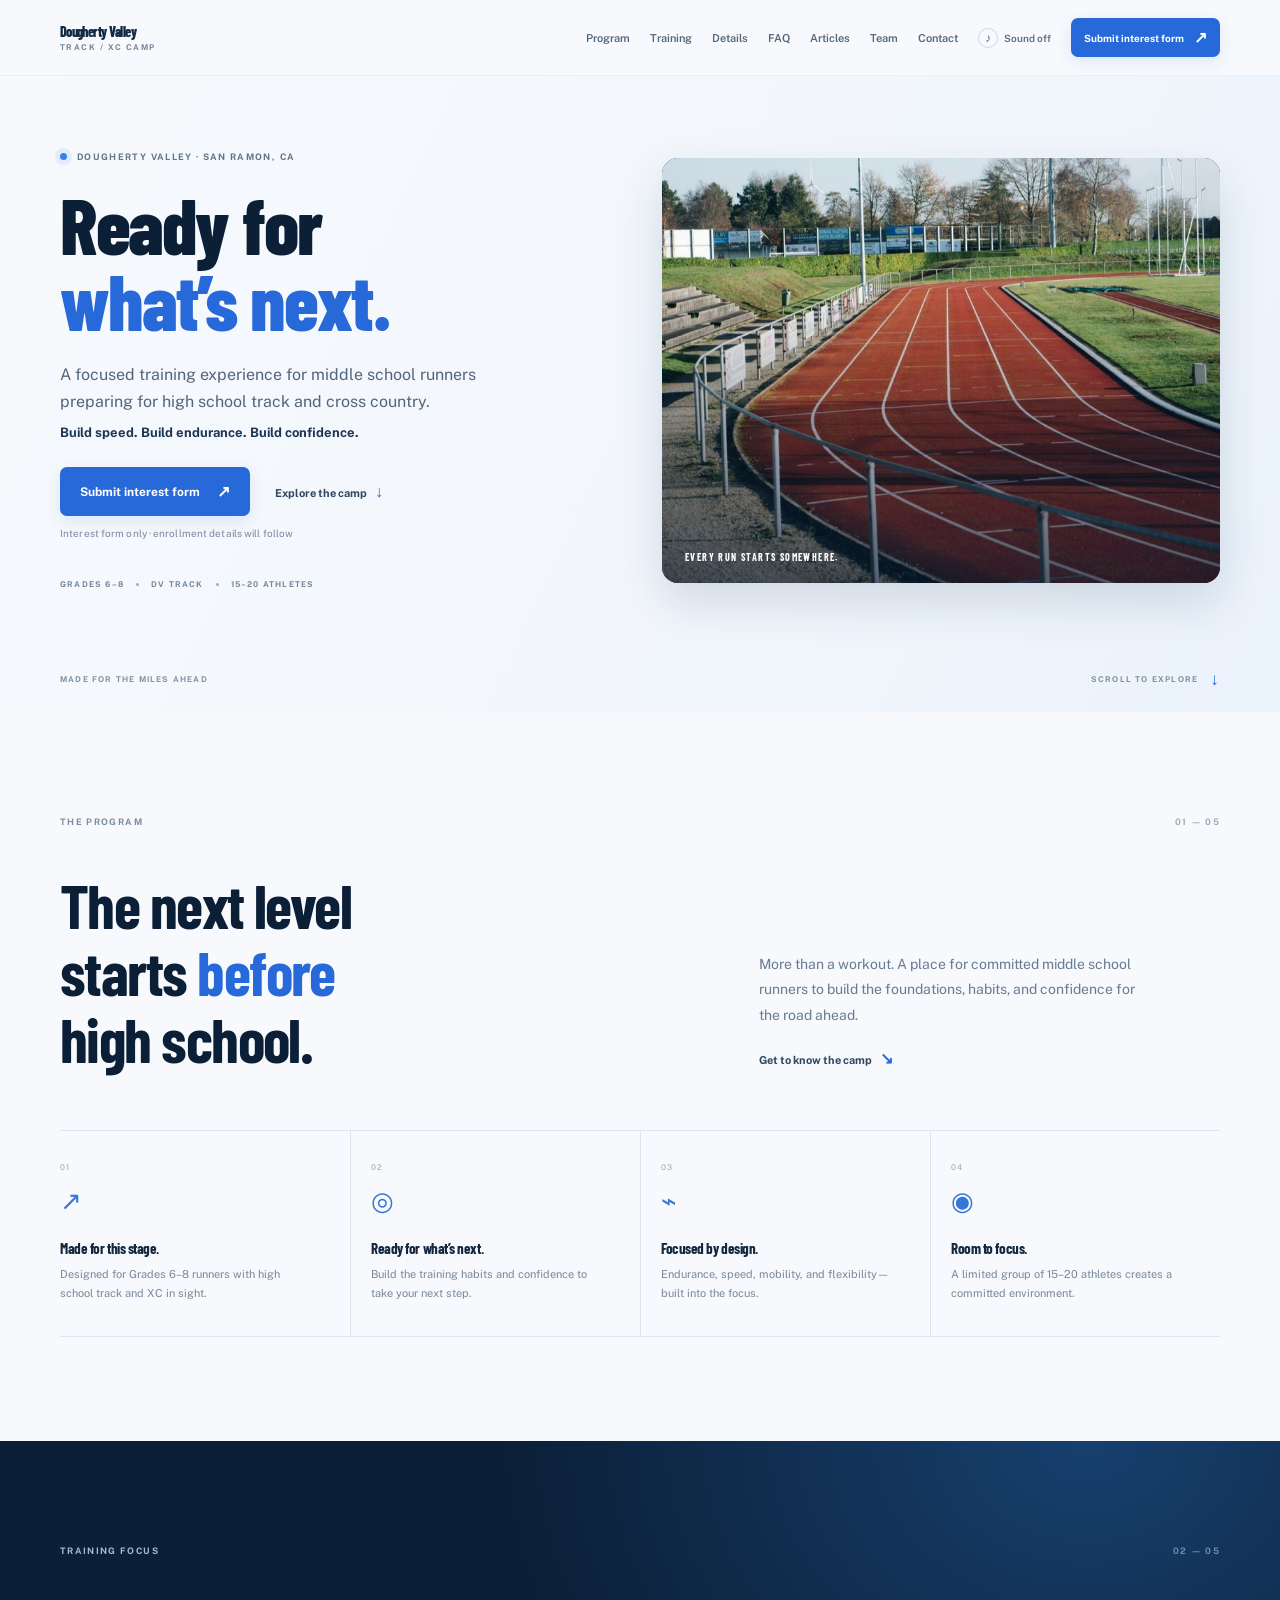
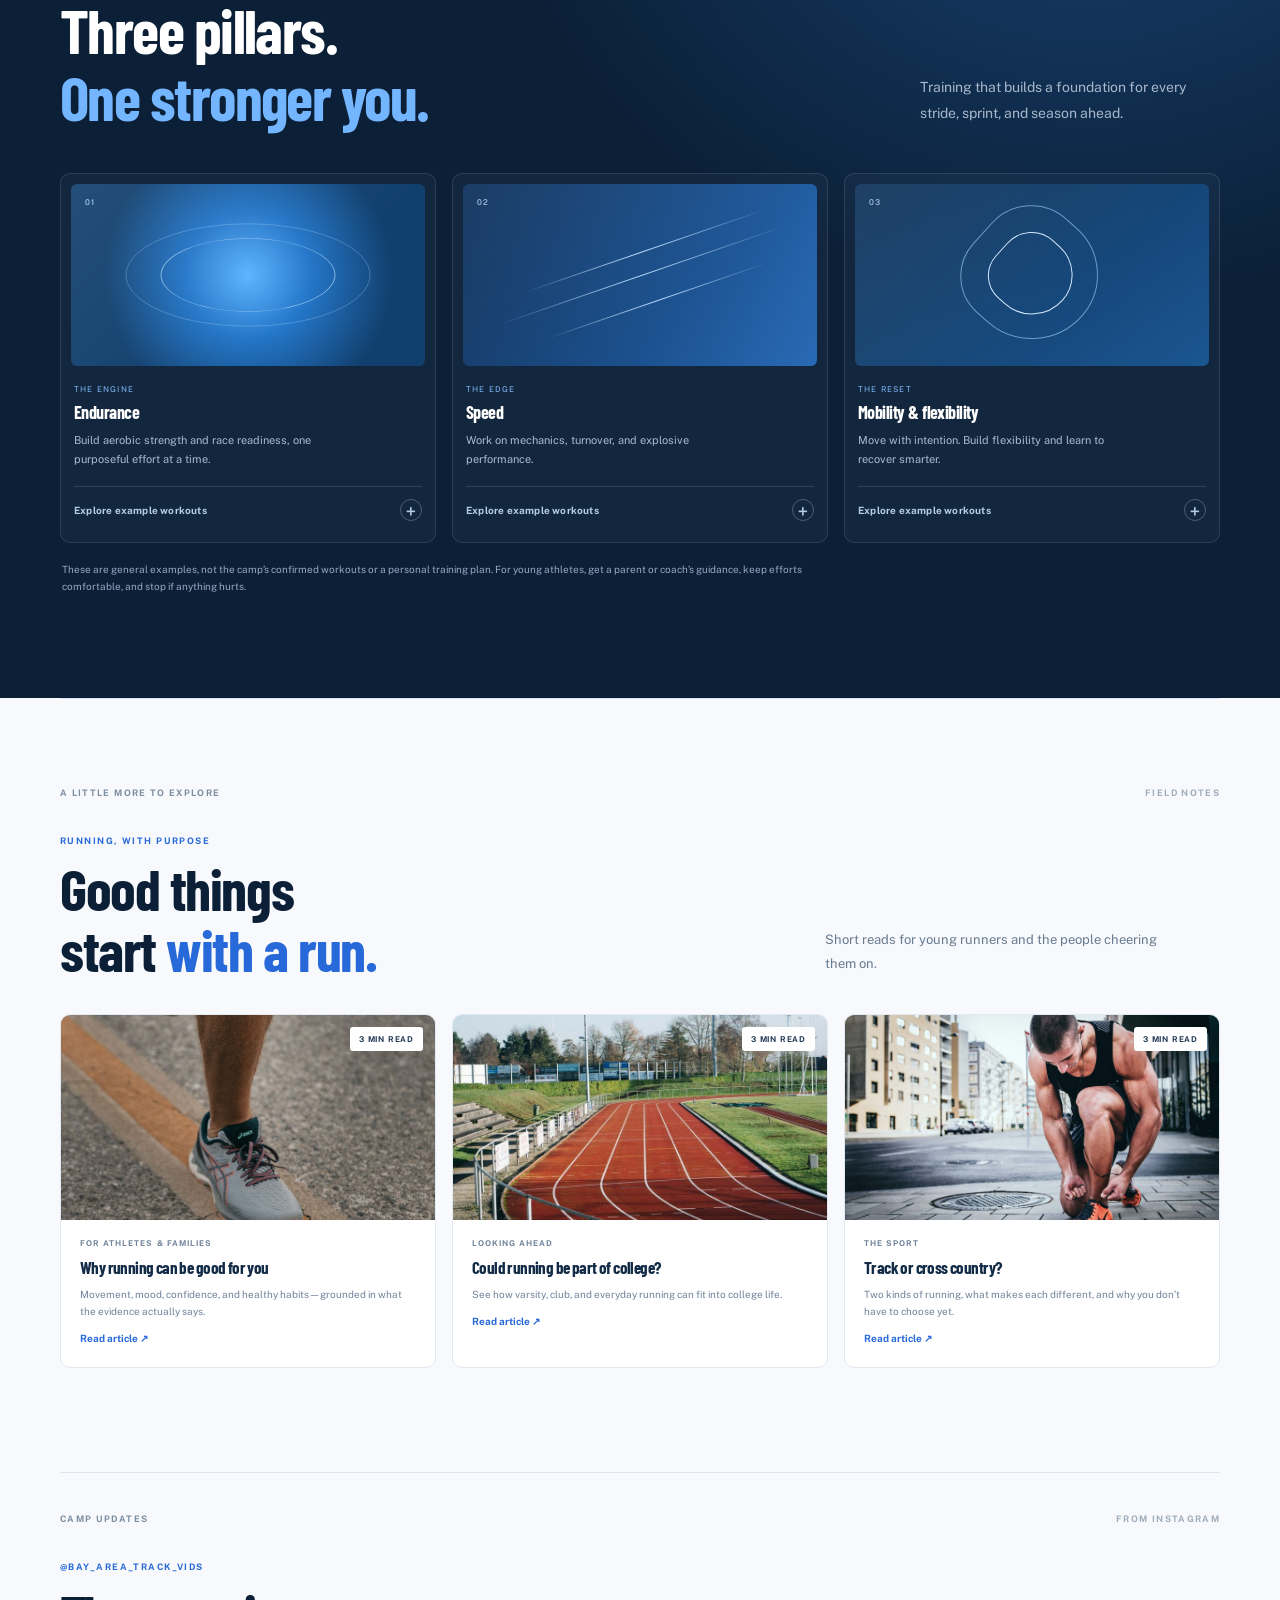
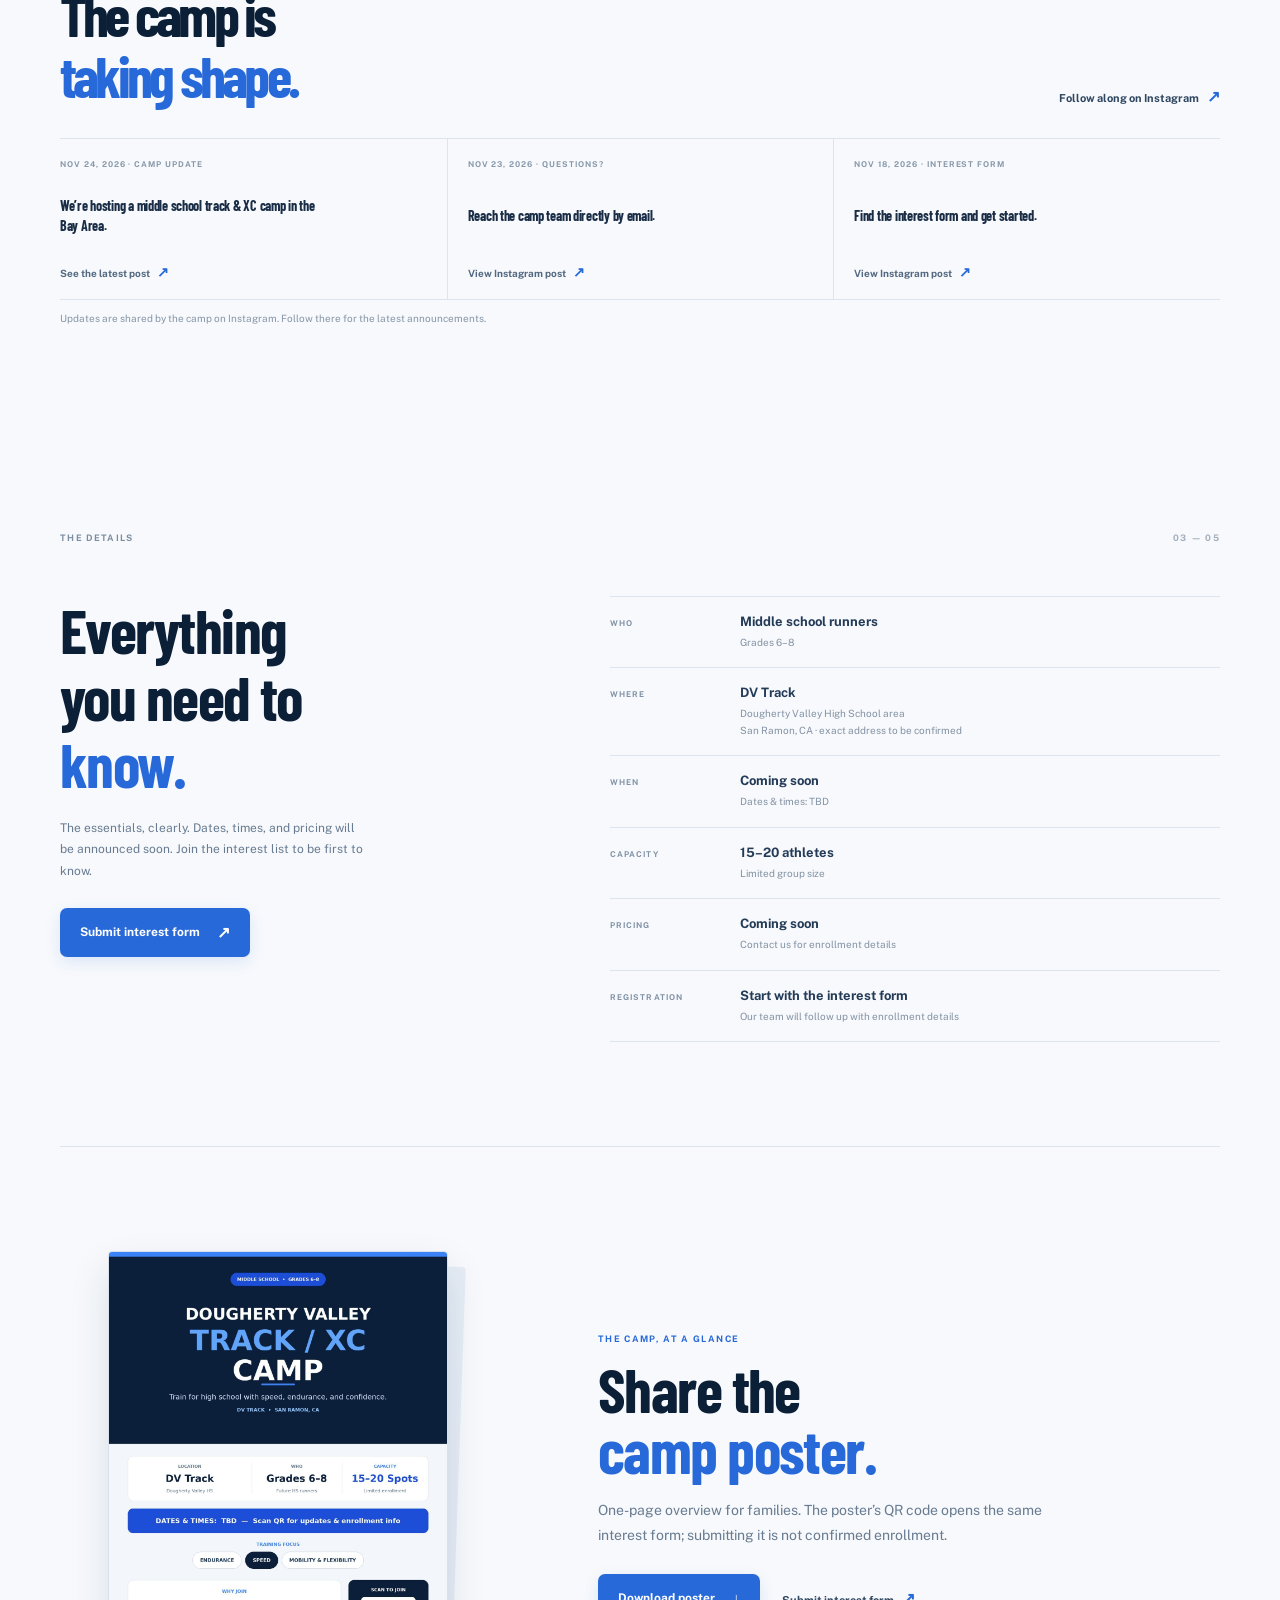
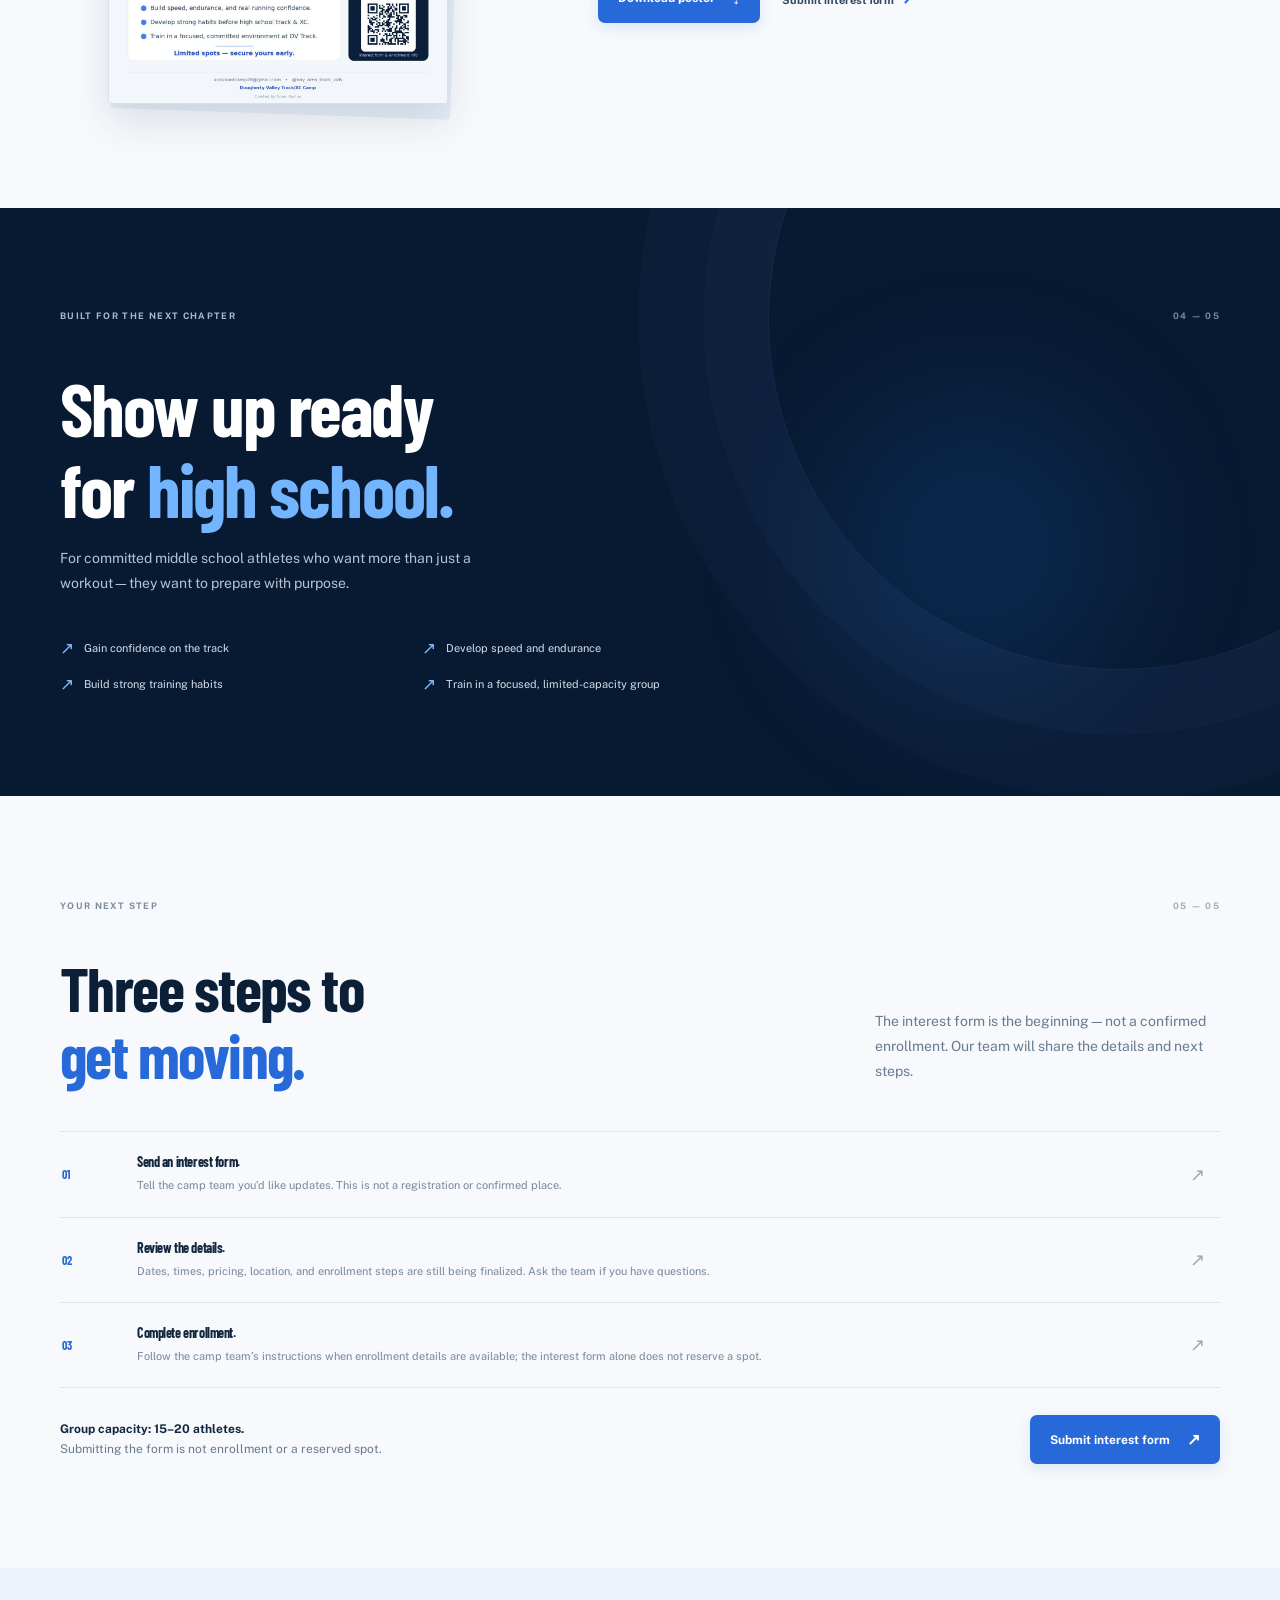
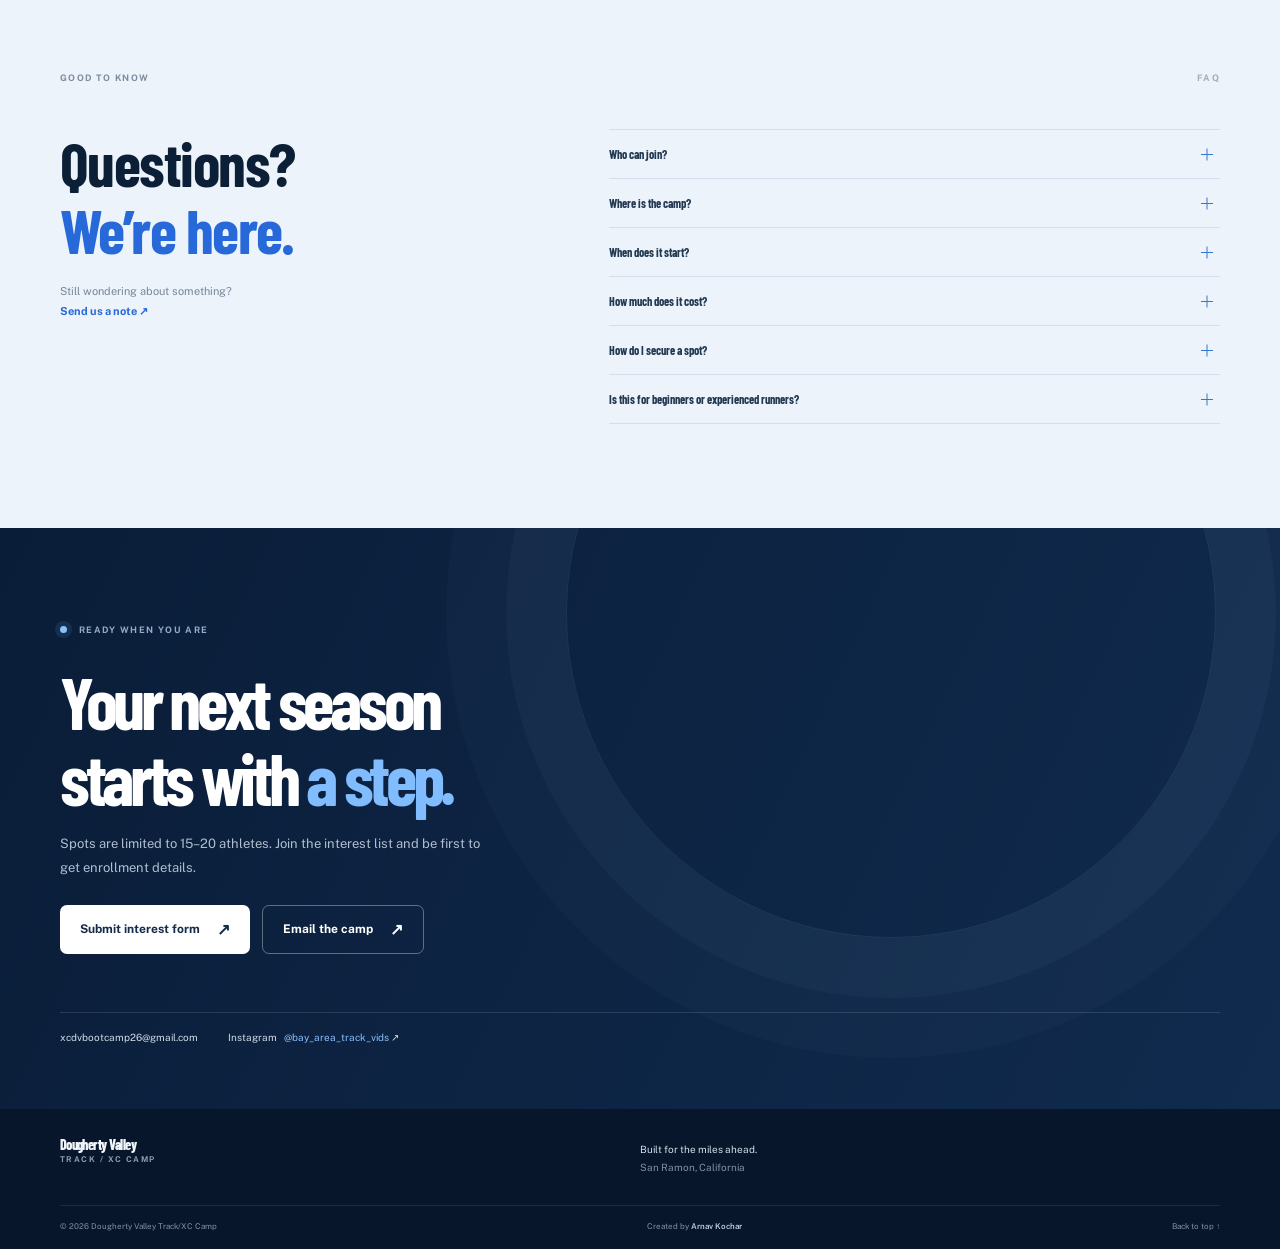
<file: index.html>
<!doctype html>
<html lang="en">
<head>
  <meta charset="UTF-8" />
  <meta name="viewport" content="width=device-width, initial-scale=1" />
  <meta name="theme-color" content="#f5f8fc" />
  <meta name="description" content="Dougherty Valley Track/XC Camp: focused training for Grades 6–8 runners preparing for high school track and cross country. Join the interest list for enrollment details." />
  <meta property="og:title" content="Dougherty Valley Track/XC Camp" />
  <meta property="og:description" content="Build speed. Build endurance. Build confidence. Training for middle school runners ready for what's next." />
  <meta property="og:type" content="website" />
  <title>Dougherty Valley Track/XC Camp — Ready for what's next</title>
  
  <link rel="preconnect" href="https://fonts.googleapis.com" />
  <link rel="preconnect" href="https://fonts.gstatic.com" crossorigin />
  <link rel="stylesheet" href="/styles.css" />
  <script src="/script.js" defer></script>
</head>
<body><a class="skip-link" href="#main-content">Skip to content</a>
  <header class="site-header" id="top">
    <nav class="nav wrap" aria-label="Main navigation">
      <a class="brand wordmark" href="#top" aria-label="DV Track and XC Camp home"><span class="wordmark-title">Dougherty Valley</span><span class="wordmark-subtitle">TRACK / XC CAMP</span></a>
      <button class="menu-toggle" aria-label="Open navigation" aria-expanded="false" aria-controls="primary-navigation"><span></span><span></span></button>
      <div class="nav-links" id="primary-navigation"><a href="#program">Program</a><a href="#training">Training</a><a href="#details">Details</a><a href="#faq">FAQ</a><a href="articles.html">Articles</a><a href="team.html">Team</a><a href="#contact">Contact</a><button class="sound-toggle" type="button" aria-label="Turn sound effects on" aria-pressed="false"><span class="sound-icon" aria-hidden="true">♪</span><span class="sound-label">Sound off</span></button><a class="button button-small" href="https://forms.gle/pATi6ZMqw8U1innz6" target="_blank" rel="noopener">Submit interest form <span>↗</span></a></div>
    </nav>
  </header>
  <main id="main-content">
    <section class="hero">
      <div class="hero-glow"></div><div class="hero-grid"></div>
      <div class="hero-inner wrap">
        <div class="hero-copy reveal">
          <div class="eyebrow"><i></i> DOUGHERTY VALLEY · SAN RAMON, CA</div>
          <h1>Ready for<br><em>what’s next.</em></h1>
          <p class="hero-lede">A focused training experience for middle school runners preparing for high school track and cross country.</p>
          <p class="hero-mantra">Build speed. Build endurance. Build confidence.</p>
          <div class="hero-actions"><a class="button" href="https://forms.gle/pATi6ZMqw8U1innz6" target="_blank" rel="noopener">Submit interest form <span>↗</span></a><a class="text-link" href="#program">Explore the camp <span>↓</span></a></div>
          <p class="hero-form-note">Interest form only · enrollment details will follow</p>
          <div class="hero-tags"><span>GRADES 6–8</span><b></b><span>DV TRACK</span><b></b><span>15–20 ATHLETES</span></div>
        </div>
        <figure class="hero-art reveal">
          <img src="/assets/red-track-optimized.jpg" alt="An empty red running track curving under a clear sky" fetchpriority="high" />
          <figcaption><span>EVERY RUN STARTS SOMEWHERE.</span></figcaption>
        </figure>
      </div>
      <div class="hero-bottom wrap"><span>MADE FOR THE MILES AHEAD</span><span class="scroll-cue">SCROLL TO EXPLORE <i>↓</i></span></div>
    </section>
    <section class="intro section wrap" id="program">
      <div class="section-kicker reveal">THE PROGRAM <span>01 — 05</span></div>
      <div class="intro-layout"><h2 class="reveal">The next level<br>starts <em>before</em><br>high school.</h2><div class="intro-copy reveal"><p>More than a workout. A place for committed middle school runners to build the foundations, habits, and confidence for the road ahead.</p><a class="text-link" href="#details">Get to know the camp <span>↘</span></a></div></div>
      <div class="value-grid">
        <article class="value-card reveal"><span class="card-index">01</span><div class="mini-icon icon-run">↗</div><h3>Made for this stage.</h3><p>Designed for Grades 6–8 runners with high school track and XC in sight.</p></article>
        <article class="value-card reveal"><span class="card-index">02</span><div class="mini-icon">◎</div><h3>Ready for what’s next.</h3><p>Build the training habits and confidence to take your next step.</p></article>
        <article class="value-card reveal"><span class="card-index">03</span><div class="mini-icon">⌁</div><h3>Focused by design.</h3><p>Endurance, speed, mobility, and flexibility—built into the focus.</p></article>
        <article class="value-card reveal"><span class="card-index">04</span><div class="mini-icon">◉</div><h3>Room to focus.</h3><p>A limited group of 15–20 athletes creates a committed environment.</p></article>
      </div>
    </section>
    <section class="training-section" id="training"><div class="wrap section">
      <div class="section-kicker light reveal">TRAINING FOCUS <span>02 — 05</span></div><div class="training-head"><h2 class="reveal">Three pillars.<br><em>One stronger you.</em></h2><p class="reveal">Training that builds a foundation for every stride, sprint, and season ahead.</p></div>
      <div class="training-grid">
        <details class="training-card reveal"><summary class="training-summary"><div class="pillar-visual endurance"><div class="orbit orbit-a"></div><div class="orbit orbit-b"></div><span>01</span></div><div class="training-meta">THE ENGINE</div><h3>Endurance</h3><p>Build aerobic strength and race readiness, one purposeful effort at a time.</p><span class="workout-hint">Explore example workouts <b aria-hidden="true">＋</b></span></summary><div class="workout-panel"><h4>Try an easy effort</h4><ul><li><strong>Base run:</strong> 15–20 minutes at a conversational pace; walk breaks are welcome.</li><li><strong>Recovery outing:</strong> 10–15 minutes of very easy jog/walk, only if feeling fresh.</li></ul></div></details>
        <details class="training-card reveal"><summary class="training-summary"><div class="pillar-visual speed"><div class="speed-line"></div><div class="speed-line"></div><div class="speed-line"></div><span>02</span></div><div class="training-meta">THE EDGE</div><h3>Speed</h3><p>Work on mechanics, turnover, and explosive performance.</p><span class="workout-hint">Explore example workouts <b aria-hidden="true">＋</b></span></summary><div class="workout-panel"><h4>Keep it smooth, not all-out</h4><ul><li><strong>Relaxed strides:</strong> 4 × 10–15 seconds of smooth, quick running, walking until fully recovered between each.</li><li><strong>Running form:</strong> a few short rounds of marching and skipping drills with plenty of rest.</li></ul></div></details>
        <details class="training-card reveal"><summary class="training-summary"><div class="pillar-visual mobility"><div class="mobility-ring"></div><div class="mobility-ring small"></div><span>03</span></div><div class="training-meta">THE RESET</div><h3>Mobility &amp; flexibility</h3><p>Move with intention. Build flexibility and learn to recover smarter.</p><span class="workout-hint">Explore example workouts <b aria-hidden="true">＋</b></span></summary><div class="workout-panel"><h4>Move well and recover</h4><ul><li><strong>Dynamic warm-up:</strong> ankle circles, leg swings, and easy marching before a run.</li><li><strong>Gentle cooldown:</strong> easy walking followed by comfortable calf and thigh stretches—no bouncing or forcing range.</li></ul></div></details>
      </div>
      <p class="workout-disclaimer">These are general examples, not the camp’s confirmed workouts or a personal training plan. For young athletes, get a parent or coach’s guidance, keep efforts comfortable, and stop if anything hurts.</p>
    </div></section>
    <section class="learn-section section wrap" id="articles"><div class="section-kicker reveal">A LITTLE MORE TO EXPLORE <span>FIELD NOTES</span></div><div class="learn-heading"><div><p class="eyebrow learn-eyebrow">RUNNING, WITH PURPOSE</p><h2 class="reveal">Good things<br>start <em>with a run.</em></h2></div><p class="learn-intro reveal">Short reads for young runners and the people cheering them on.</p></div><div class="article-cards"><a class="article-card reveal" href="running-benefits.html"><div class="article-card-image"><img src="/assets/runner-closeup-optimized.jpg" alt="Close-up of a runner's shoes in motion" loading="lazy"><span>3 MIN READ</span></div><div class="article-card-copy"><p>FOR ATHLETES &amp; FAMILIES</p><h3>Why running can be good for you</h3><span>Movement, mood, confidence, and healthy habits—grounded in what the evidence actually says. <b>Read article ↗</b></span></div></a><a class="article-card reveal" href="college-running.html"><div class="article-card-image college-card-image"><img src="/assets/red-track-optimized.jpg" alt="A red running track curving into the distance" loading="lazy"><span>3 MIN READ</span></div><div class="article-card-copy"><p>LOOKING AHEAD</p><h3>Could running be part of college?</h3><span>See how varsity, club, and everyday running can fit into college life. <b>Read article ↗</b></span></div></a><a class="article-card reveal" href="track-vs-cross-country.html"><div class="article-card-image college-card-image"><img src="/assets/runner-prep-optimized.jpg" alt="A runner tying a shoelace before heading out" loading="lazy"><span>3 MIN READ</span></div><div class="article-card-copy"><p>THE SPORT</p><h3>Track or cross country?</h3><span>Two kinds of running, what makes each different, and why you don’t have to choose yet. <b>Read article ↗</b></span></div></a></div></section>
    <section class="social-proof section wrap" aria-labelledby="social-title"><div class="section-kicker reveal">CAMP UPDATES <span>FROM INSTAGRAM</span></div><div class="social-heading"><div><p class="eyebrow social-eyebrow">@BAY_AREA_TRACK_VIDS</p><h2 id="social-title" class="reveal">The camp is<br><em>taking shape.</em></h2></div><a class="text-link reveal" href="https://www.instagram.com/bay_area_track_vids/" target="_blank" rel="noopener">Follow along on Instagram <span>↗</span></a></div><div class="social-posts"><a class="social-post reveal" href="https://www.instagram.com/p/DgHBm5lhPdF/" target="_blank" rel="noopener"><span class="social-date">NOV 24, 2026 · CAMP UPDATE</span><strong>We’re hosting a middle school track &amp; XC camp in the Bay Area.</strong><span class="post-link">See the latest post <b>↗</b></span></a><a class="social-post reveal" href="https://www.instagram.com/p/DgE_WLVsUpS/" target="_blank" rel="noopener"><span class="social-date">NOV 23, 2026 · QUESTIONS?</span><strong>Reach the camp team directly by email.</strong><span class="post-link">View Instagram post <b>↗</b></span></a><a class="social-post reveal" href="https://www.instagram.com/p/Df3lmiyBUNL/" target="_blank" rel="noopener"><span class="social-date">NOV 18, 2026 · INTEREST FORM</span><strong>Find the interest form and get started.</strong><span class="post-link">View Instagram post <b>↗</b></span></a></div><p class="social-disclaimer">Updates are shared by the camp on Instagram. Follow there for the latest announcements.</p></section>
    <section class="details section wrap" id="details">
      <div class="section-kicker reveal">THE DETAILS <span>03 — 05</span></div><div class="details-layout"><div><h2 class="reveal">Everything<br>you need to<br><em>know.</em></h2><p class="details-note reveal">The essentials, clearly. Dates, times, and pricing will be announced soon. Join the interest list to be first to know.</p><a class="button reveal" href="https://forms.gle/pATi6ZMqw8U1innz6" target="_blank" rel="noopener">Submit interest form <span>↗</span></a></div>
        <dl class="details-list reveal"><div><dt>WHO</dt><dd>Middle school runners <span>Grades 6–8</span></dd></div><div><dt>WHERE</dt><dd>DV Track <span>Dougherty Valley High School area<br>San Ramon, CA · exact address to be confirmed</span></dd></div><div><dt>WHEN</dt><dd>Coming soon <span>Dates &amp; times: TBD</span></dd></div><div><dt>CAPACITY</dt><dd>15–20 athletes <span>Limited group size</span></dd></div><div><dt>PRICING</dt><dd>Coming soon <span>Contact us for enrollment details</span></dd></div><div><dt>REGISTRATION</dt><dd>Start with the interest form <span>Our team will follow up with enrollment details</span></dd></div></dl>
      </div>
    </section>
    <section class="poster-share section wrap" aria-labelledby="poster-title"><div class="poster-preview reveal"><img src="/assets/dv-track-xc-poster.jpg" alt="Dougherty Valley Track and XC Camp poster with Grades 6–8, DV Track, San Ramon, training focus, and an interest-form QR code" loading="lazy"></div><div class="poster-copy reveal"><p class="eyebrow">THE CAMP, AT A GLANCE</p><h2 id="poster-title">Share the<br><em>camp poster.</em></h2><p>One-page overview for families. The poster’s QR code opens the same interest form; submitting it is not confirmed enrollment.</p><div class="poster-actions"><a class="button" href="/assets/DV-Track-XC-Camp-Poster.pdf" download>Download poster <span>↓</span></a><a class="text-link" href="https://forms.gle/pATi6ZMqw8U1innz6" target="_blank" rel="noopener">Submit interest form <span>↗</span></a></div></div></section>
    <section class="statement"><div class="statement-shape"></div><div class="wrap statement-inner"><div class="section-kicker light reveal">BUILT FOR THE NEXT CHAPTER <span>04 — 05</span></div><h2 class="reveal">Show up ready<br>for <em>high school.</em></h2><p class="statement-copy reveal">For committed middle school athletes who want more than just a workout—they want to prepare with purpose.</p><div class="outcomes reveal"><span><i>↗</i> Gain confidence on the track</span><span><i>↗</i> Develop speed and endurance</span><span><i>↗</i> Build strong training habits</span><span><i>↗</i> Train in a focused, limited-capacity group</span></div></div></section>
    <section class="join section wrap"><div class="section-kicker reveal">YOUR NEXT STEP <span>05 — 05</span></div><div class="join-head"><h2 class="reveal">Three steps to<br><em>get moving.</em></h2><p class="reveal">The interest form is the beginning—not a confirmed enrollment. Our team will share the details and next steps.</p></div><div class="steps"><article class="step reveal"><span class="step-number">01</span><div><h3>Send an interest form.</h3><p>Tell the camp team you’d like updates. This is not a registration or confirmed place.</p></div><span class="step-arrow">↗</span></article><article class="step reveal"><span class="step-number">02</span><div><h3>Review the details.</h3><p>Dates, times, pricing, location, and enrollment steps are still being finalized. Ask the team if you have questions.</p></div><span class="step-arrow">↗</span></article><article class="step reveal"><span class="step-number">03</span><div><h3>Complete enrollment.</h3><p>Follow the camp team’s instructions when enrollment details are available; the interest form alone does not reserve a spot.</p></div><span class="step-arrow">↗</span></article></div><div class="join-foot reveal"><p>Group capacity: 15–20 athletes.<br><span>Submitting the form is not enrollment or a reserved spot.</span></p><a class="button" href="https://forms.gle/pATi6ZMqw8U1innz6" target="_blank" rel="noopener">Submit interest form <span>↗</span></a></div></section>
    <section class="faq-section" id="faq"><div class="wrap section"><div class="section-kicker reveal">GOOD TO KNOW <span>FAQ</span></div><div class="faq-layout"><div><h2 class="reveal">Questions?<br><em>We’re here.</em></h2><p class="faq-aside reveal">Still wondering about something? <a href="mailto:xcdvbootcamp26@gmail.com">Send us a note ↗</a></p></div><div class="faq-list">
      <details class="faq-item reveal"><summary>Who can join?<span></span></summary><p>Middle school runners in Grades 6–8 preparing for high school track and cross country.</p></details>
      <details class="faq-item reveal"><summary>Where is the camp?<span></span></summary><p>At DV Track in the Dougherty Valley High School area of San Ramon, California. The exact address will be confirmed before publishing.</p></details>
      <details class="faq-item reveal"><summary>When does it start?<span></span></summary><p>Dates and times are still being finalized. Join the interest list for updates.</p></details>
      <details class="faq-item reveal"><summary>How much does it cost?<span></span></summary><p>Pricing details are coming soon. Join the interest list or contact us for enrollment details.</p></details>
      <details class="faq-item reveal"><summary>How do I secure a spot?<span></span></summary><p>Complete the interest form, then follow the enrollment steps provided by the camp team. Submitting the form alone does not confirm enrollment.</p></details>
      <details class="faq-item reveal"><summary>Is this for beginners or experienced runners?<span></span></summary><p>The camp welcomes motivated middle school runners. The camp team can confirm final placement and details.</p></details>
    </div></div></div></section>
    <section class="contact-section" id="contact"><div class="contact-orb"></div><div class="wrap contact-inner"><div class="contact-label reveal"><span class="pulse"></span> READY WHEN YOU ARE</div><h2 class="reveal">Your next season<br>starts with <em>a step.</em></h2><p class="reveal">Spots are limited to 15–20 athletes. Join the interest list and be first to get enrollment details.</p><div class="contact-actions reveal"><a class="button button-white" href="https://forms.gle/pATi6ZMqw8U1innz6" target="_blank" rel="noopener">Submit interest form <span>↗</span></a><a class="button button-outline" href="mailto:xcdvbootcamp26@gmail.com">Email the camp <span>↗</span></a></div><div class="contact-links reveal"><a href="mailto:xcdvbootcamp26@gmail.com">xcdvbootcamp26@gmail.com</a><a href="https://www.instagram.com/bay_area_track_vids/" target="_blank" rel="noopener">Instagram <span>@bay_area_track_vids</span> ↗</a></div></div></section>
  </main>
  <footer class="footer"><div class="wrap footer-inner"><a class="brand wordmark" href="#top"><span class="wordmark-title">Dougherty Valley</span><span class="wordmark-subtitle">TRACK / XC CAMP</span></a><p>Built for the miles ahead.<br><span>San Ramon, California</span></p><div class="footer-bottom"><span>© 2026 Dougherty Valley Track/XC Camp</span><span>Created by <strong>Arnav Kochar</strong></span><a href="#top">Back to top ↑</a></div></div></footer>
</body>
</html>
</file>
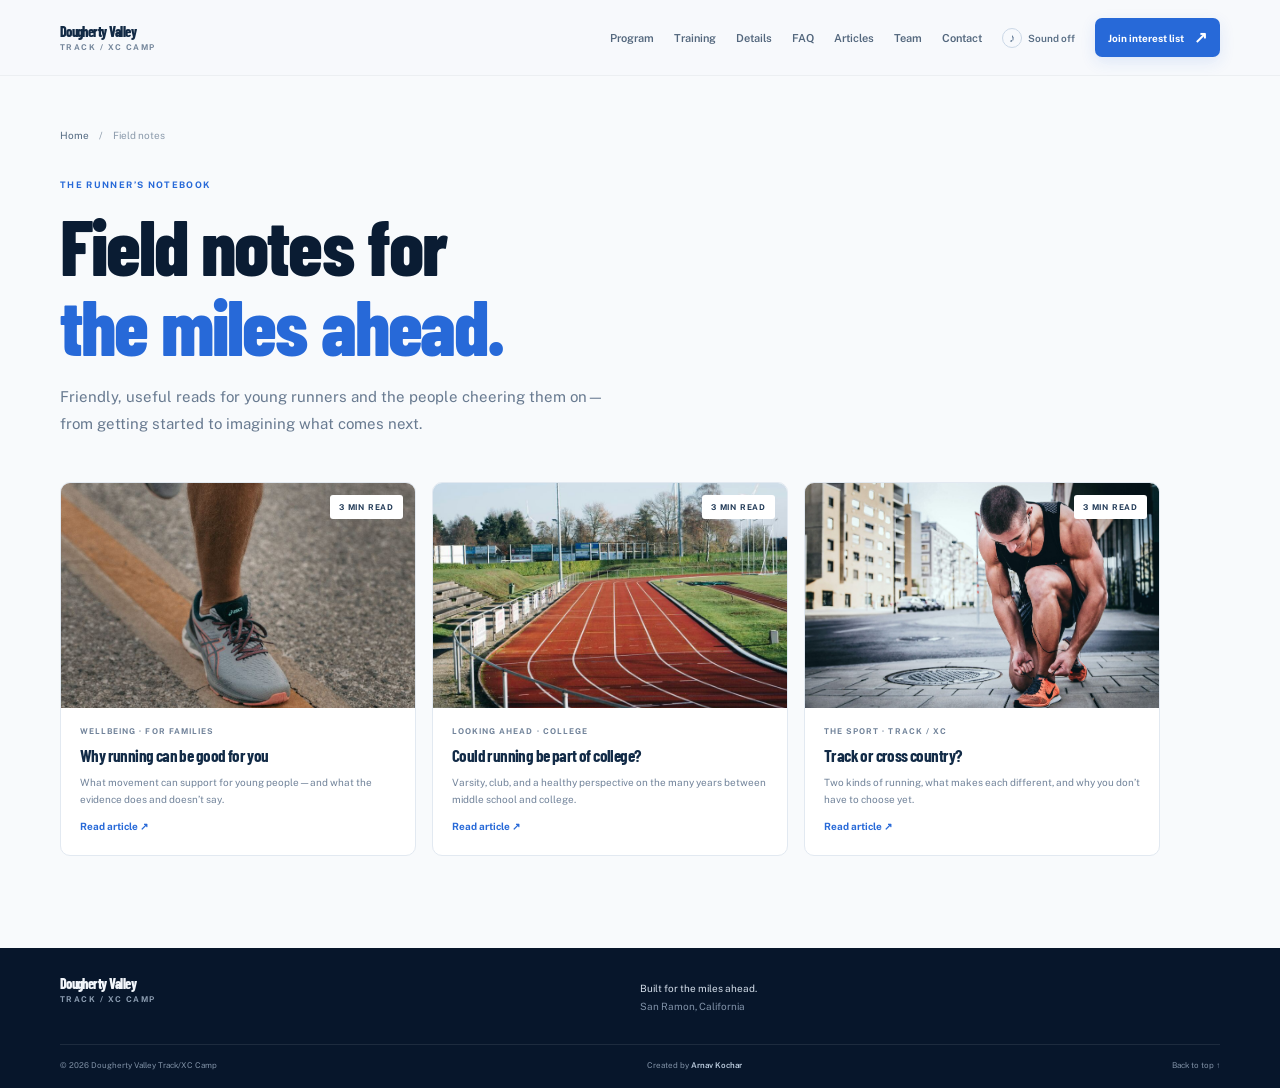
<file: articles.html>
<!doctype html>
<html lang="en"><head><meta charset="UTF-8"><meta name="viewport" content="width=device-width, initial-scale=1"><meta name="description" content="Short, evidence-aware reads about youth running, healthy habits, and paths to college running."><meta name="theme-color" content="#f8fafc"><title>Field Notes — Dougherty Valley Track/XC Camp</title><link rel="stylesheet" href="/styles.css"><script src="/script.js" defer></script></head>
<body class="article-page"><a class="skip-link" href="#main-content">Skip to content</a><header class="site-header" id="top"><nav class="nav wrap" aria-label="Main navigation"><a class="brand wordmark" href="/index.html" aria-label="Dougherty Valley Track XC Camp home"><span class="wordmark-title">Dougherty Valley</span><span class="wordmark-subtitle">TRACK / XC CAMP</span></a><button class="menu-toggle" aria-label="Open navigation" aria-expanded="false" aria-controls="primary-navigation"><span></span><span></span></button><div class="nav-links" id="primary-navigation"><a href="/index.html#program">Program</a><a href="/index.html#training">Training</a><a href="/index.html#details">Details</a><a href="/index.html#faq">FAQ</a><a href="/articles.html" aria-current="page">Articles</a><a href="/team.html">Team</a><a href="/index.html#contact">Contact</a><button class="sound-toggle" type="button" aria-label="Turn sound effects on" aria-pressed="false"><span class="sound-icon" aria-hidden="true">♪</span><span class="sound-label">Sound off</span></button><a class="button button-small" href="https://forms.gle/pATi6ZMqw8U1innz6" target="_blank" rel="noopener">Join interest list <span>↗</span></a></div></nav></header>
<main id="main-content" class="articles-index wrap"><nav class="breadcrumbs" aria-label="Breadcrumb"><a href="/index.html">Home</a><span>/</span><span>Field notes</span></nav><header class="article-index-head"><p class="eyebrow">THE RUNNER’S NOTEBOOK</p><h1>Field notes for<br><em>the miles ahead.</em></h1><p>Friendly, useful reads for young runners and the people cheering them on—from getting started to imagining what comes next.</p></header><div class="article-index-grid"><a class="article-card" href="/running-benefits.html"><div class="article-card-image"><img src="/assets/runner-closeup-optimized.jpg" alt="A runner’s legs and shoes in motion" loading="lazy"><span>3 MIN READ</span></div><div class="article-card-copy"><p>WELLBEING · FOR FAMILIES</p><h3>Why running can be good for you</h3><span>What movement can support for young people—and what the evidence does and doesn’t say. <b>Read article ↗</b></span></div></a><a class="article-card" href="/college-running.html"><div class="article-card-image"><img src="/assets/red-track-optimized.jpg" alt="A red running track curving into the distance" loading="lazy"><span>3 MIN READ</span></div><div class="article-card-copy"><p>LOOKING AHEAD · COLLEGE</p><h3>Could running be part of college?</h3><span>Varsity, club, and a healthy perspective on the many years between middle school and college. <b>Read article ↗</b></span></div></a><a class="article-card" href="/track-vs-cross-country.html"><div class="article-card-image"><img src="/assets/runner-prep-optimized.jpg" alt="A runner tying a shoelace before heading out" loading="lazy"><span>3 MIN READ</span></div><div class="article-card-copy"><p>THE SPORT · TRACK / XC</p><h3>Track or cross country?</h3><span>Two kinds of running, what makes each different, and why you don’t have to choose yet. <b>Read article ↗</b></span></div></a></div></main>
<footer class="footer"><div class="wrap footer-inner"><a class="brand wordmark" href="/index.html"><span class="wordmark-title">Dougherty Valley</span><span class="wordmark-subtitle">TRACK / XC CAMP</span></a><p>Built for the miles ahead.<br><span>San Ramon, California</span></p><div class="footer-bottom"><span>© 2026 Dougherty Valley Track/XC Camp</span><span>Created by <strong>Arnav Kochar</strong></span><a href="#top">Back to top ↑</a></div></div></footer></body></html>
</file>
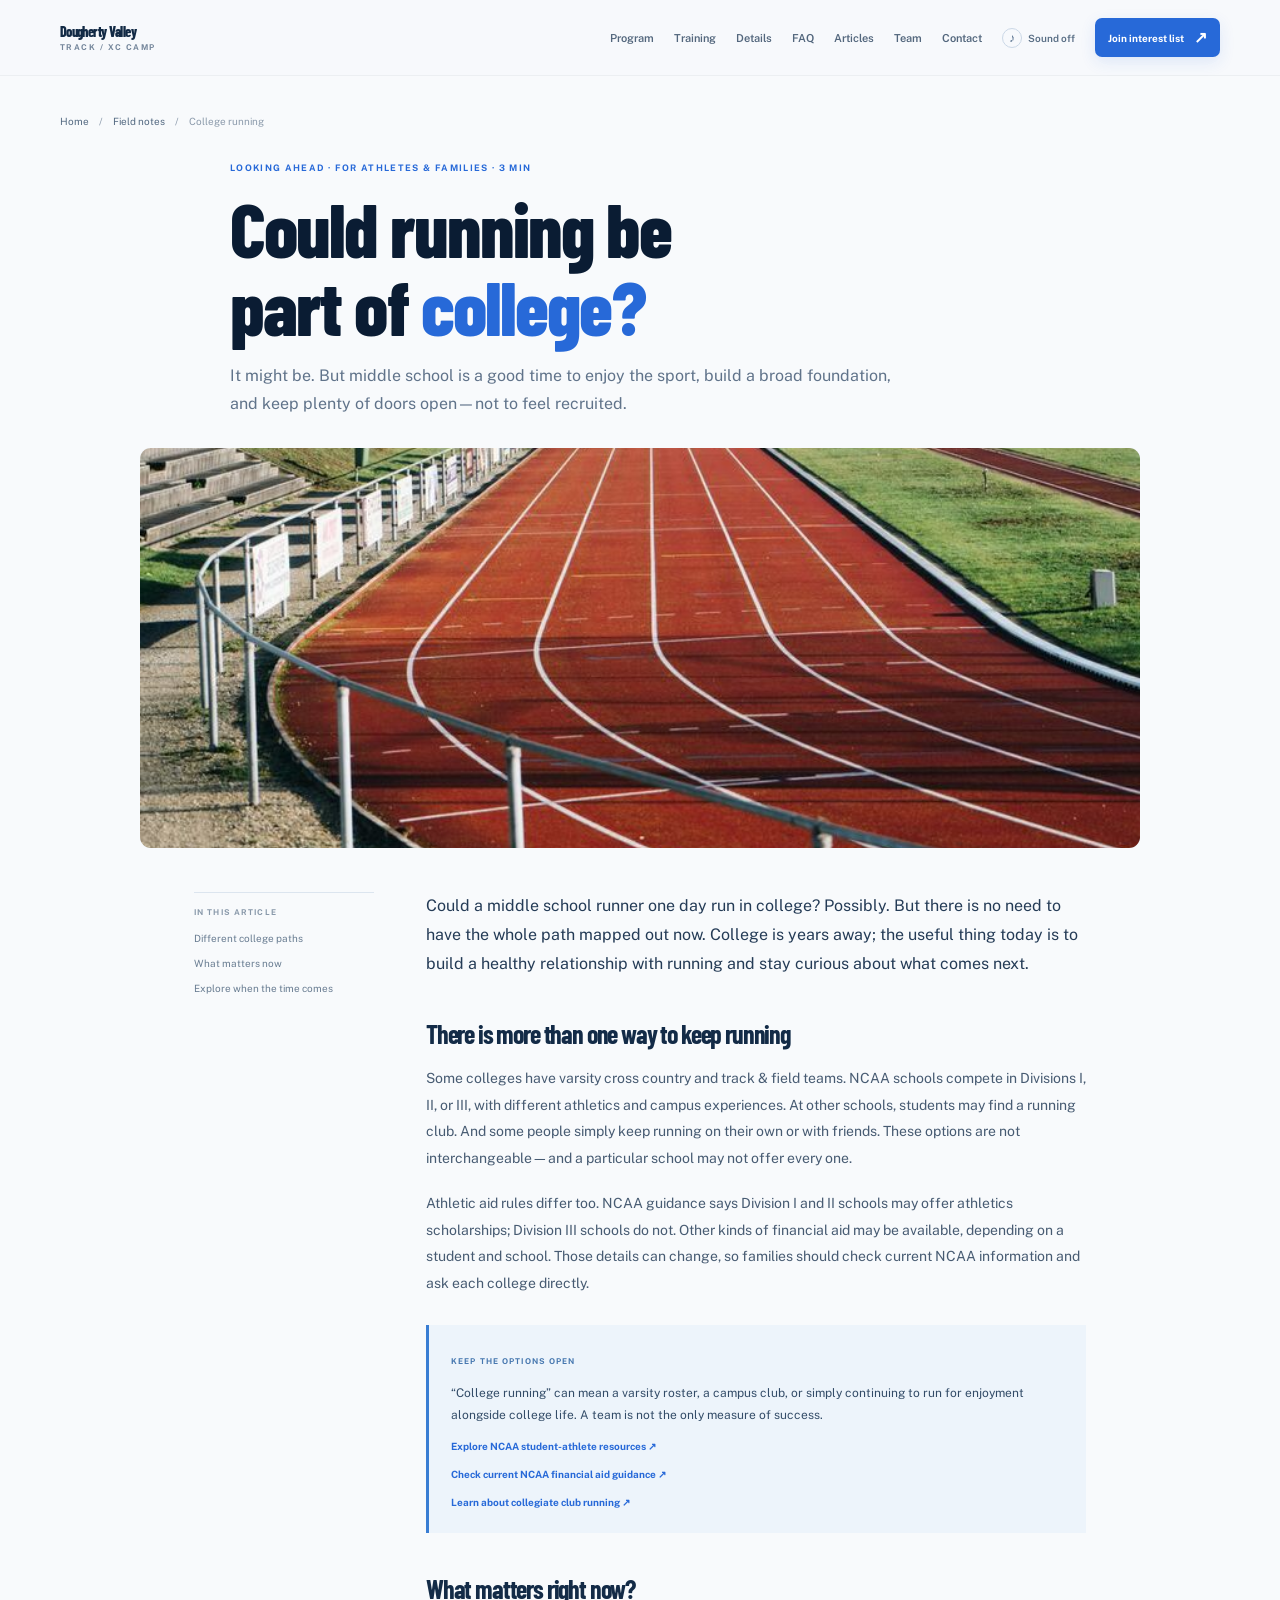
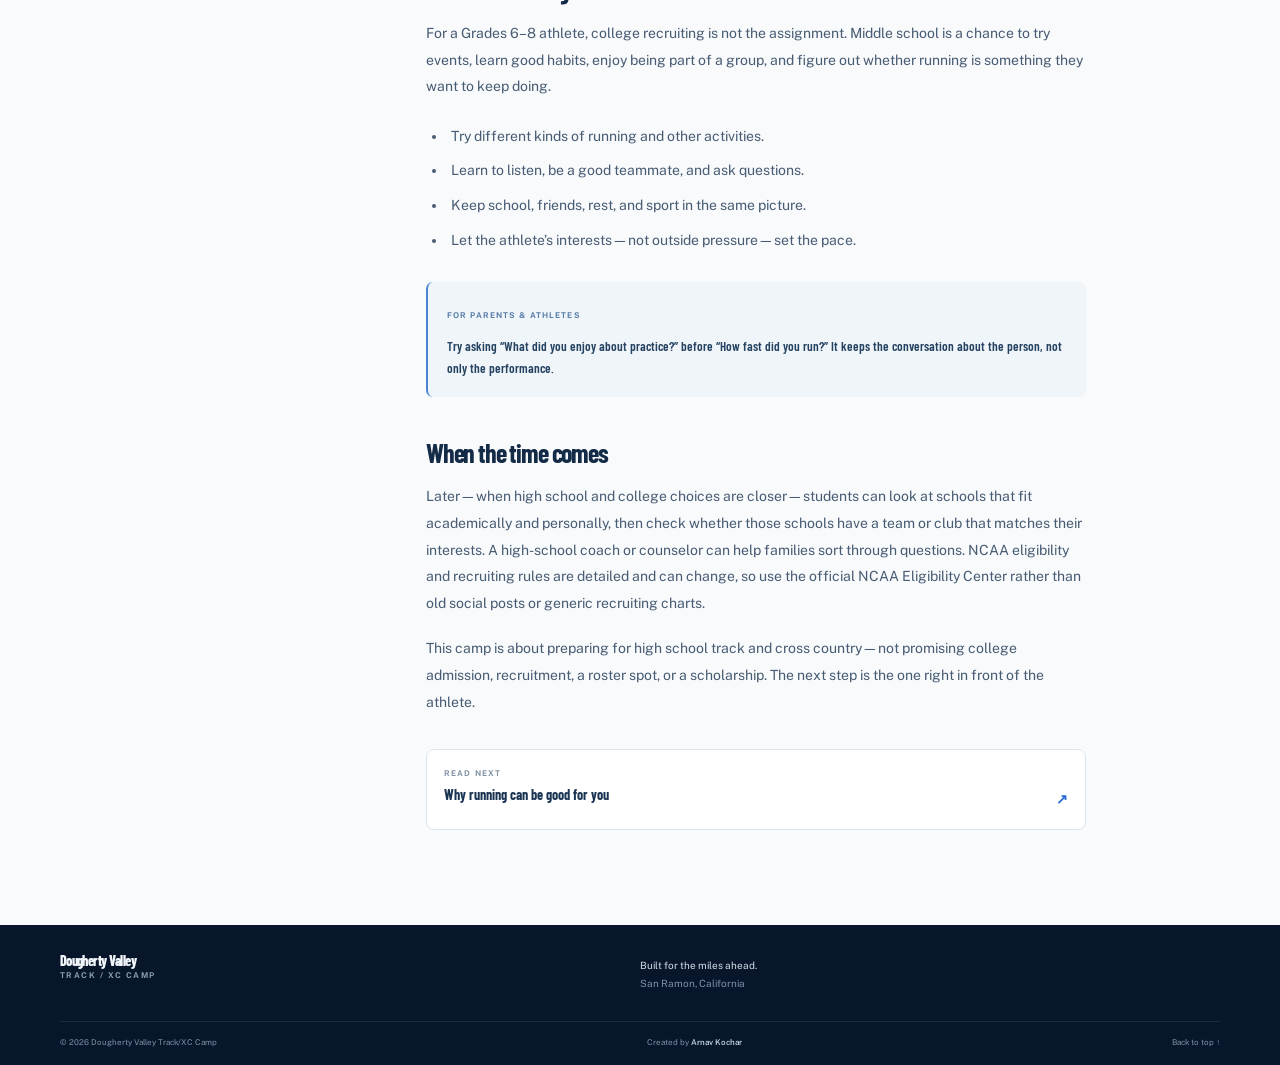
<file: college-running.html>
<!doctype html>
<html lang="en"><head><meta charset="UTF-8"><meta name="viewport" content="width=device-width, initial-scale=1"><meta name="description" content="A low-pressure introduction to college cross country and track: varsity and club options, NCAA divisions, and what middle school athletes should focus on now."><meta name="theme-color" content="#f8fafc"><title>Could running be part of college? — Field Notes</title><link rel="stylesheet" href="/styles.css"><script src="/script.js" defer></script></head>
<body class="article-page"><a class="skip-link" href="#main-content">Skip to content</a><div class="reading-progress" aria-hidden="true"><span></span></div><header class="site-header" id="top"><nav class="nav wrap" aria-label="Main navigation"><a class="brand wordmark" href="/index.html" aria-label="Dougherty Valley Track XC Camp home"><span class="wordmark-title">Dougherty Valley</span><span class="wordmark-subtitle">TRACK / XC CAMP</span></a><button class="menu-toggle" aria-label="Open navigation" aria-expanded="false" aria-controls="primary-navigation"><span></span><span></span></button><div class="nav-links" id="primary-navigation"><a href="/index.html#program">Program</a><a href="/index.html#training">Training</a><a href="/index.html#details">Details</a><a href="/index.html#faq">FAQ</a><a href="/articles.html" aria-current="page">Articles</a><a href="/team.html">Team</a><a href="/index.html#contact">Contact</a><button class="sound-toggle" type="button" aria-label="Turn sound effects on" aria-pressed="false"><span class="sound-icon" aria-hidden="true">♪</span><span class="sound-label">Sound off</span></button><a class="button button-small" href="https://forms.gle/pATi6ZMqw8U1innz6" target="_blank" rel="noopener">Join interest list <span>↗</span></a></div></nav></header>
<main id="main-content" class="article-shell wrap"><nav class="breadcrumbs" aria-label="Breadcrumb"><a href="/index.html">Home</a><span>/</span><a href="/articles.html">Field notes</a><span>/</span><span>College running</span></nav><article><header class="article-header"><p class="eyebrow">LOOKING AHEAD · FOR ATHLETES &amp; FAMILIES · 3 MIN</p><h1>Could running be<br>part of <em>college?</em></h1><p class="article-deck">It might be. But middle school is a good time to enjoy the sport, build a broad foundation, and keep plenty of doors open—not to feel recruited.</p></header><figure class="article-hero-photo track-photo"><img src="/assets/red-track-optimized.jpg" alt="A red running track curving into the distance beneath a clear sky" fetchpriority="high"></figure><div class="article-body"><aside class="article-toc"><span>IN THIS ARTICLE</span><a href="#paths">Different college paths</a><a href="#what-matters">What matters now</a><a href="#later">Explore when the time comes</a></aside><div class="article-copy"><p class="article-lead">Could a middle school runner one day run in college? Possibly. But there is no need to have the whole path mapped out now. College is years away; the useful thing today is to build a healthy relationship with running and stay curious about what comes next.</p><h2 id="paths">There is more than one way to keep running</h2><p>Some colleges have varsity cross country and track &amp; field teams. NCAA schools compete in Divisions I, II, or III, with different athletics and campus experiences. At other schools, students may find a running club. And some people simply keep running on their own or with friends. These options are not interchangeable—and a particular school may not offer every one.</p><p>Athletic aid rules differ too. NCAA guidance says Division I and II schools may offer athletics scholarships; Division III schools do not. Other kinds of financial aid may be available, depending on a student and school. Those details can change, so families should check current NCAA information and ask each college directly.</p><div class="fact-callout"><span>KEEP THE OPTIONS OPEN</span><p>“College running” can mean a varsity roster, a campus club, or simply continuing to run for enjoyment alongside college life. A team is not the only measure of success.</p><a href="https://www.ncaa.org/eligibility-center" target="_blank" rel="noopener">Explore NCAA student-athlete resources ↗</a><a href="https://www.ncaa.org/student-athletes/scholarships-and-grants/" target="_blank" rel="noopener">Check current NCAA financial aid guidance ↗</a><a href="https://www.clubrunning.org/" target="_blank" rel="noopener">Learn about collegiate club running ↗</a></div><h2 id="what-matters">What matters right now?</h2><p>For a Grades 6–8 athlete, college recruiting is not the assignment. Middle school is a chance to try events, learn good habits, enjoy being part of a group, and figure out whether running is something they want to keep doing.</p><ul><li>Try different kinds of running and other activities.</li><li>Learn to listen, be a good teammate, and ask questions.</li><li>Keep school, friends, rest, and sport in the same picture.</li><li>Let the athlete’s interests—not outside pressure—set the pace.</li></ul><div class="reader-prompt"><span>FOR PARENTS &amp; ATHLETES</span><p>Try asking “What did you enjoy about practice?” before “How fast did you run?” It keeps the conversation about the person, not only the performance.</p></div><h2 id="later">When the time comes</h2><p>Later—when high school and college choices are closer—students can look at schools that fit academically and personally, then check whether those schools have a team or club that matches their interests. A high-school coach or counselor can help families sort through questions. NCAA eligibility and recruiting rules are detailed and can change, so use the official NCAA Eligibility Center rather than old social posts or generic recruiting charts.</p><p>This camp is about preparing for high school track and cross country—not promising college admission, recruitment, a roster spot, or a scholarship. The next step is the one right in front of the athlete.</p><a class="article-next" href="/running-benefits.html"><span>READ NEXT</span><strong>Why running can be good for you</strong><b>↗</b></a></div></div></article></main>
<footer class="footer"><div class="wrap footer-inner"><a class="brand wordmark" href="/index.html"><span class="wordmark-title">Dougherty Valley</span><span class="wordmark-subtitle">TRACK / XC CAMP</span></a><p>Built for the miles ahead.<br><span>San Ramon, California</span></p><div class="footer-bottom"><span>© 2026 Dougherty Valley Track/XC Camp</span><span>Created by <strong>Arnav Kochar</strong></span><a href="#top">Back to top ↑</a></div></div></footer></body></html>
</file>
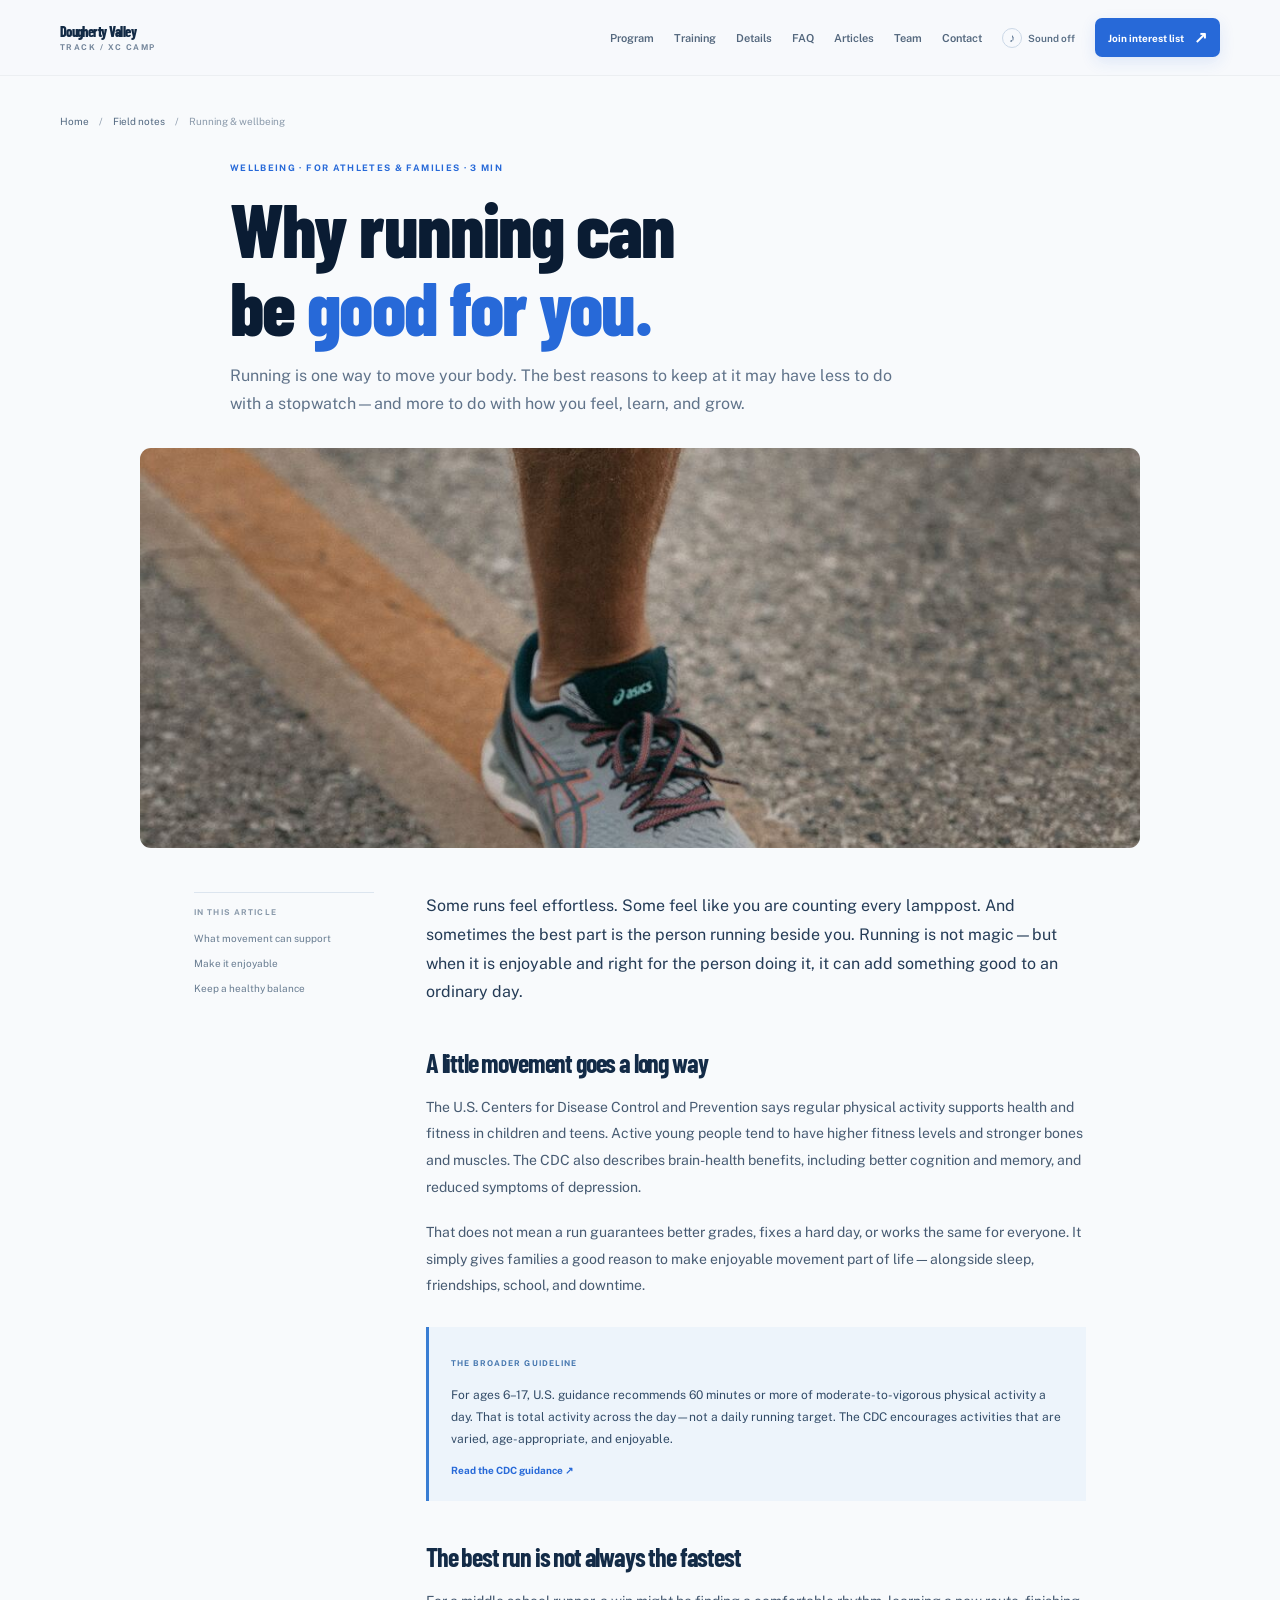
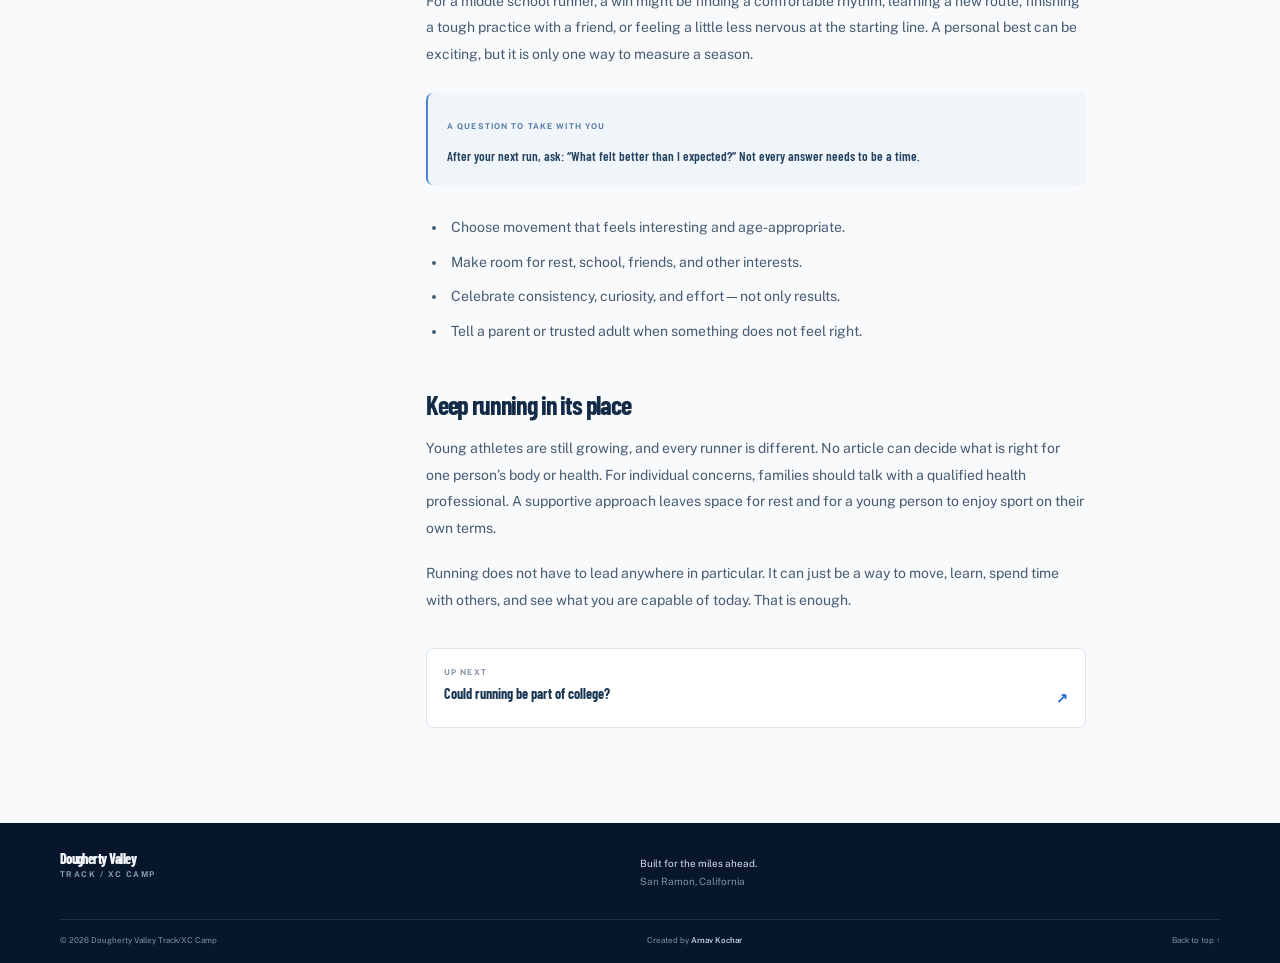
<file: running-benefits.html>
<!doctype html>
<html lang="en"><head><meta charset="UTF-8"><meta name="viewport" content="width=device-width, initial-scale=1"><meta name="description" content="A balanced, evidence-aware guide to running and physical activity for middle school athletes and families."><meta name="theme-color" content="#f8fafc"><title>Why running can be good for you — Field Notes</title><link rel="stylesheet" href="/styles.css"><script src="/script.js" defer></script></head>
<body class="article-page"><a class="skip-link" href="#main-content">Skip to content</a><div class="reading-progress" aria-hidden="true"><span></span></div><header class="site-header" id="top"><nav class="nav wrap" aria-label="Main navigation"><a class="brand wordmark" href="/index.html" aria-label="Dougherty Valley Track XC Camp home"><span class="wordmark-title">Dougherty Valley</span><span class="wordmark-subtitle">TRACK / XC CAMP</span></a><button class="menu-toggle" aria-label="Open navigation" aria-expanded="false" aria-controls="primary-navigation"><span></span><span></span></button><div class="nav-links" id="primary-navigation"><a href="/index.html#program">Program</a><a href="/index.html#training">Training</a><a href="/index.html#details">Details</a><a href="/index.html#faq">FAQ</a><a href="/articles.html" aria-current="page">Articles</a><a href="/team.html">Team</a><a href="/index.html#contact">Contact</a><button class="sound-toggle" type="button" aria-label="Turn sound effects on" aria-pressed="false"><span class="sound-icon" aria-hidden="true">♪</span><span class="sound-label">Sound off</span></button><a class="button button-small" href="https://forms.gle/pATi6ZMqw8U1innz6" target="_blank" rel="noopener">Join interest list <span>↗</span></a></div></nav></header>
<main id="main-content" class="article-shell wrap"><nav class="breadcrumbs" aria-label="Breadcrumb"><a href="/index.html">Home</a><span>/</span><a href="/articles.html">Field notes</a><span>/</span><span>Running &amp; wellbeing</span></nav><article><header class="article-header"><p class="eyebrow">WELLBEING · FOR ATHLETES &amp; FAMILIES · 3 MIN</p><h1>Why running can<br>be <em>good for you.</em></h1><p class="article-deck">Running is one way to move your body. The best reasons to keep at it may have less to do with a stopwatch—and more to do with how you feel, learn, and grow.</p></header><figure class="article-hero-photo"><img src="/assets/runner-closeup-optimized.jpg" alt="A runner’s legs and shoes captured mid-stride" fetchpriority="high"></figure><div class="article-body"><aside class="article-toc"><span>IN THIS ARTICLE</span><a href="#body-benefits">What movement can support</a><a href="#joy">Make it enjoyable</a><a href="#balance">Keep a healthy balance</a></aside><div class="article-copy"><p class="article-lead">Some runs feel effortless. Some feel like you are counting every lamppost. And sometimes the best part is the person running beside you. Running is not magic—but when it is enjoyable and right for the person doing it, it can add something good to an ordinary day.</p><h2 id="body-benefits">A little movement goes a long way</h2><p>The U.S. Centers for Disease Control and Prevention says regular physical activity supports health and fitness in children and teens. Active young people tend to have higher fitness levels and stronger bones and muscles. The CDC also describes brain-health benefits, including better cognition and memory, and reduced symptoms of depression.</p><p>That does not mean a run guarantees better grades, fixes a hard day, or works the same for everyone. It simply gives families a good reason to make enjoyable movement part of life—alongside sleep, friendships, school, and downtime.</p><div class="fact-callout"><span>THE BROADER GUIDELINE</span><p>For ages 6–17, U.S. guidance recommends 60 minutes or more of moderate-to-vigorous physical activity a day. That is total activity across the day—not a daily running target. The CDC encourages activities that are varied, age-appropriate, and enjoyable.</p><a href="https://www.cdc.gov/physical-activity-education/guidelines/index.html" target="_blank" rel="noopener">Read the CDC guidance ↗</a></div><h2 id="joy">The best run is not always the fastest</h2><p>For a middle school runner, a win might be finding a comfortable rhythm, learning a new route, finishing a tough practice with a friend, or feeling a little less nervous at the starting line. A personal best can be exciting, but it is only one way to measure a season.</p><div class="reader-prompt"><span>A QUESTION TO TAKE WITH YOU</span><p>After your next run, ask: “What felt better than I expected?” Not every answer needs to be a time.</p></div><ul><li>Choose movement that feels interesting and age-appropriate.</li><li>Make room for rest, school, friends, and other interests.</li><li>Celebrate consistency, curiosity, and effort—not only results.</li><li>Tell a parent or trusted adult when something does not feel right.</li></ul><h2 id="balance">Keep running in its place</h2><p>Young athletes are still growing, and every runner is different. No article can decide what is right for one person’s body or health. For individual concerns, families should talk with a qualified health professional. A supportive approach leaves space for rest and for a young person to enjoy sport on their own terms.</p><p>Running does not have to lead anywhere in particular. It can just be a way to move, learn, spend time with others, and see what you are capable of today. That is enough.</p><a class="article-next" href="/college-running.html"><span>UP NEXT</span><strong>Could running be part of college?</strong><b>↗</b></a></div></div></article></main>
<footer class="footer"><div class="wrap footer-inner"><a class="brand wordmark" href="/index.html"><span class="wordmark-title">Dougherty Valley</span><span class="wordmark-subtitle">TRACK / XC CAMP</span></a><p>Built for the miles ahead.<br><span>San Ramon, California</span></p><div class="footer-bottom"><span>© 2026 Dougherty Valley Track/XC Camp</span><span>Created by <strong>Arnav Kochar</strong></span><a href="#top">Back to top ↑</a></div></div></footer></body></html>
</file>
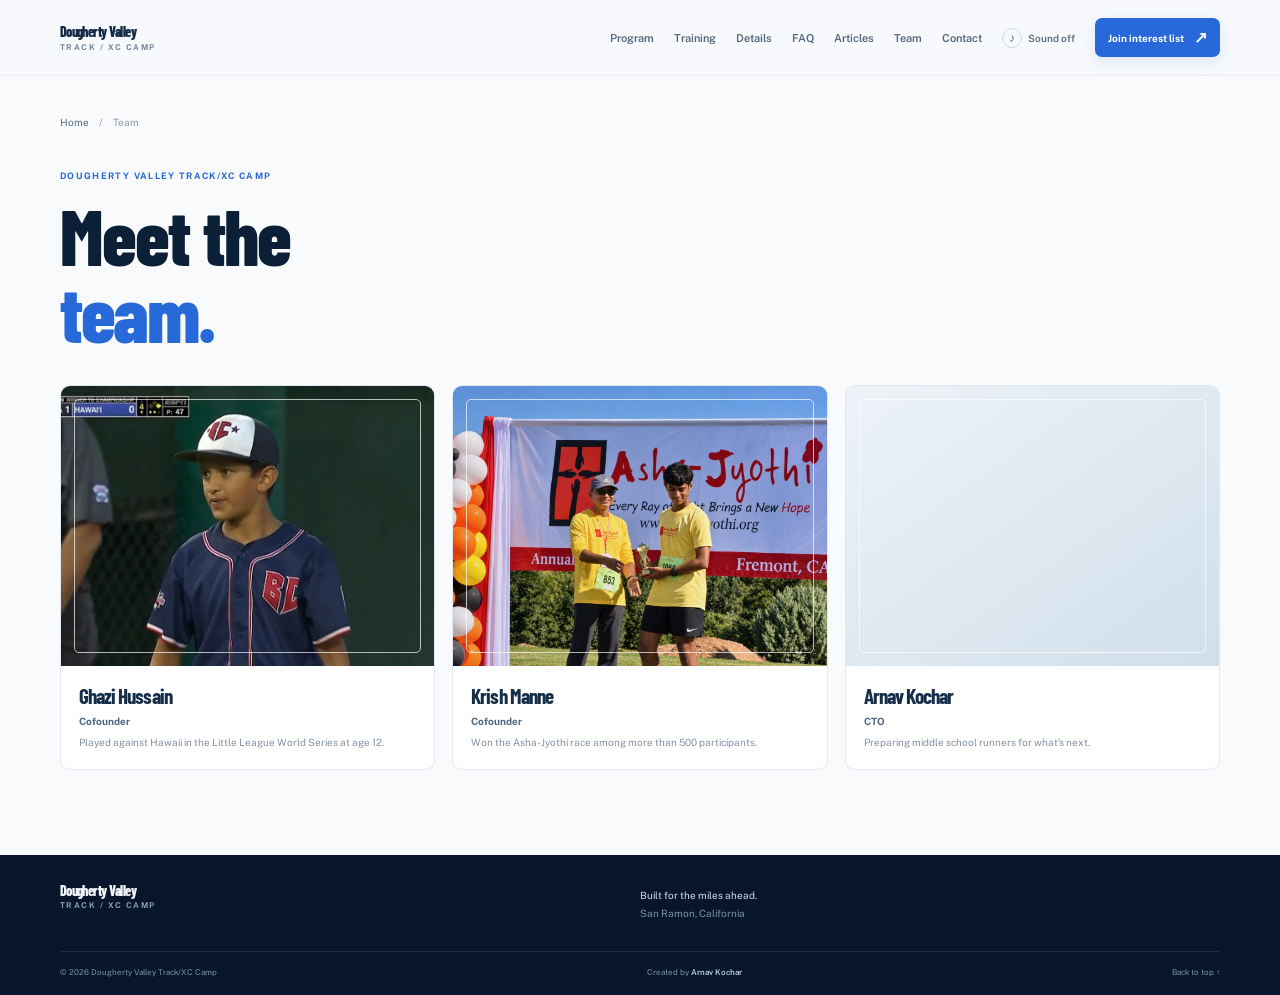
<file: team.html>
<!doctype html>
<html lang="en"><head><meta charset="UTF-8"><meta name="viewport" content="width=device-width, initial-scale=1"><meta name="description" content="Meet the team behind Dougherty Valley Track/XC Camp."><meta name="theme-color" content="#f8fafc"><title>Meet the Team — Dougherty Valley Track/XC Camp</title><link rel="stylesheet" href="/styles.css"><script src="/script.js" defer></script></head>
<body class="team-page"><a class="skip-link" href="#main-content">Skip to content</a><header class="site-header" id="top"><nav class="nav wrap" aria-label="Main navigation"><a class="brand wordmark" href="/index.html" aria-label="Dougherty Valley Track XC Camp home"><span class="wordmark-title">Dougherty Valley</span><span class="wordmark-subtitle">TRACK / XC CAMP</span></a><button class="menu-toggle" aria-label="Open navigation" aria-expanded="false" aria-controls="primary-navigation"><span></span><span></span></button><div class="nav-links" id="primary-navigation"><a href="/index.html#program">Program</a><a href="/index.html#training">Training</a><a href="/index.html#details">Details</a><a href="/index.html#faq">FAQ</a><a href="/articles.html">Articles</a><a href="/team.html" aria-current="page">Team</a><a href="/index.html#contact">Contact</a><button class="sound-toggle" type="button" aria-label="Turn sound effects on" aria-pressed="false"><span class="sound-icon" aria-hidden="true">♪</span><span class="sound-label">Sound off</span></button><a class="button button-small" href="https://forms.gle/pATi6ZMqw8U1innz6" target="_blank" rel="noopener">Join interest list <span>↗</span></a></div></nav></header>
<main id="main-content" class="team-main wrap"><nav class="breadcrumbs" aria-label="Breadcrumb"><a href="/index.html">Home</a><span>/</span><span>Team</span></nav><header class="team-intro"><p class="eyebrow">DOUGHERTY VALLEY TRACK/XC CAMP</p><h1>Meet the<br><em>team.</em></h1></header><section class="team-roster" aria-label="Camp team members"><article class="team-member"><div class="team-photo"><img src="/assets/ghazi-hussain-little-league.jpg" alt="Ghazi Hussain at age 12, playing baseball against Hawaii in the Little League World Series" loading="lazy"></div><div class="member-info"><h2>Ghazi Hussain</h2><p class="member-role">Cofounder</p><p class="team-caption">Played against Hawaii in the Little League World Series at age 12.</p></div></article><article class="team-member"><div class="team-photo photo-two"><img src="/assets/krish-manne-asha-jyothi.jpg" alt="Krish Manne holding his race trophy at the Asha-Jyothi event" loading="lazy"></div><div class="member-info"><h2>Krish Manne</h2><p class="member-role">Cofounder</p><p class="team-caption">Won the Asha-Jyothi race among more than 500 participants.</p></div></article><article class="team-member"><div class="team-photo photo-three" role="img" aria-label="Portrait placeholder for Arnav Kochar"></div><div class="member-info"><h2>Arnav Kochar</h2><p class="member-role">CTO</p><p class="team-caption">Preparing middle school runners for what’s next.</p></div></article></section></main>
<footer class="footer"><div class="wrap footer-inner"><a class="brand wordmark" href="/index.html"><span class="wordmark-title">Dougherty Valley</span><span class="wordmark-subtitle">TRACK / XC CAMP</span></a><p>Built for the miles ahead.<br><span>San Ramon, California</span></p><div class="footer-bottom"><span>© 2026 Dougherty Valley Track/XC Camp</span><span>Created by <strong>Arnav Kochar</strong></span><a href="#top">Back to top ↑</a></div></div></footer></body></html>
</file>
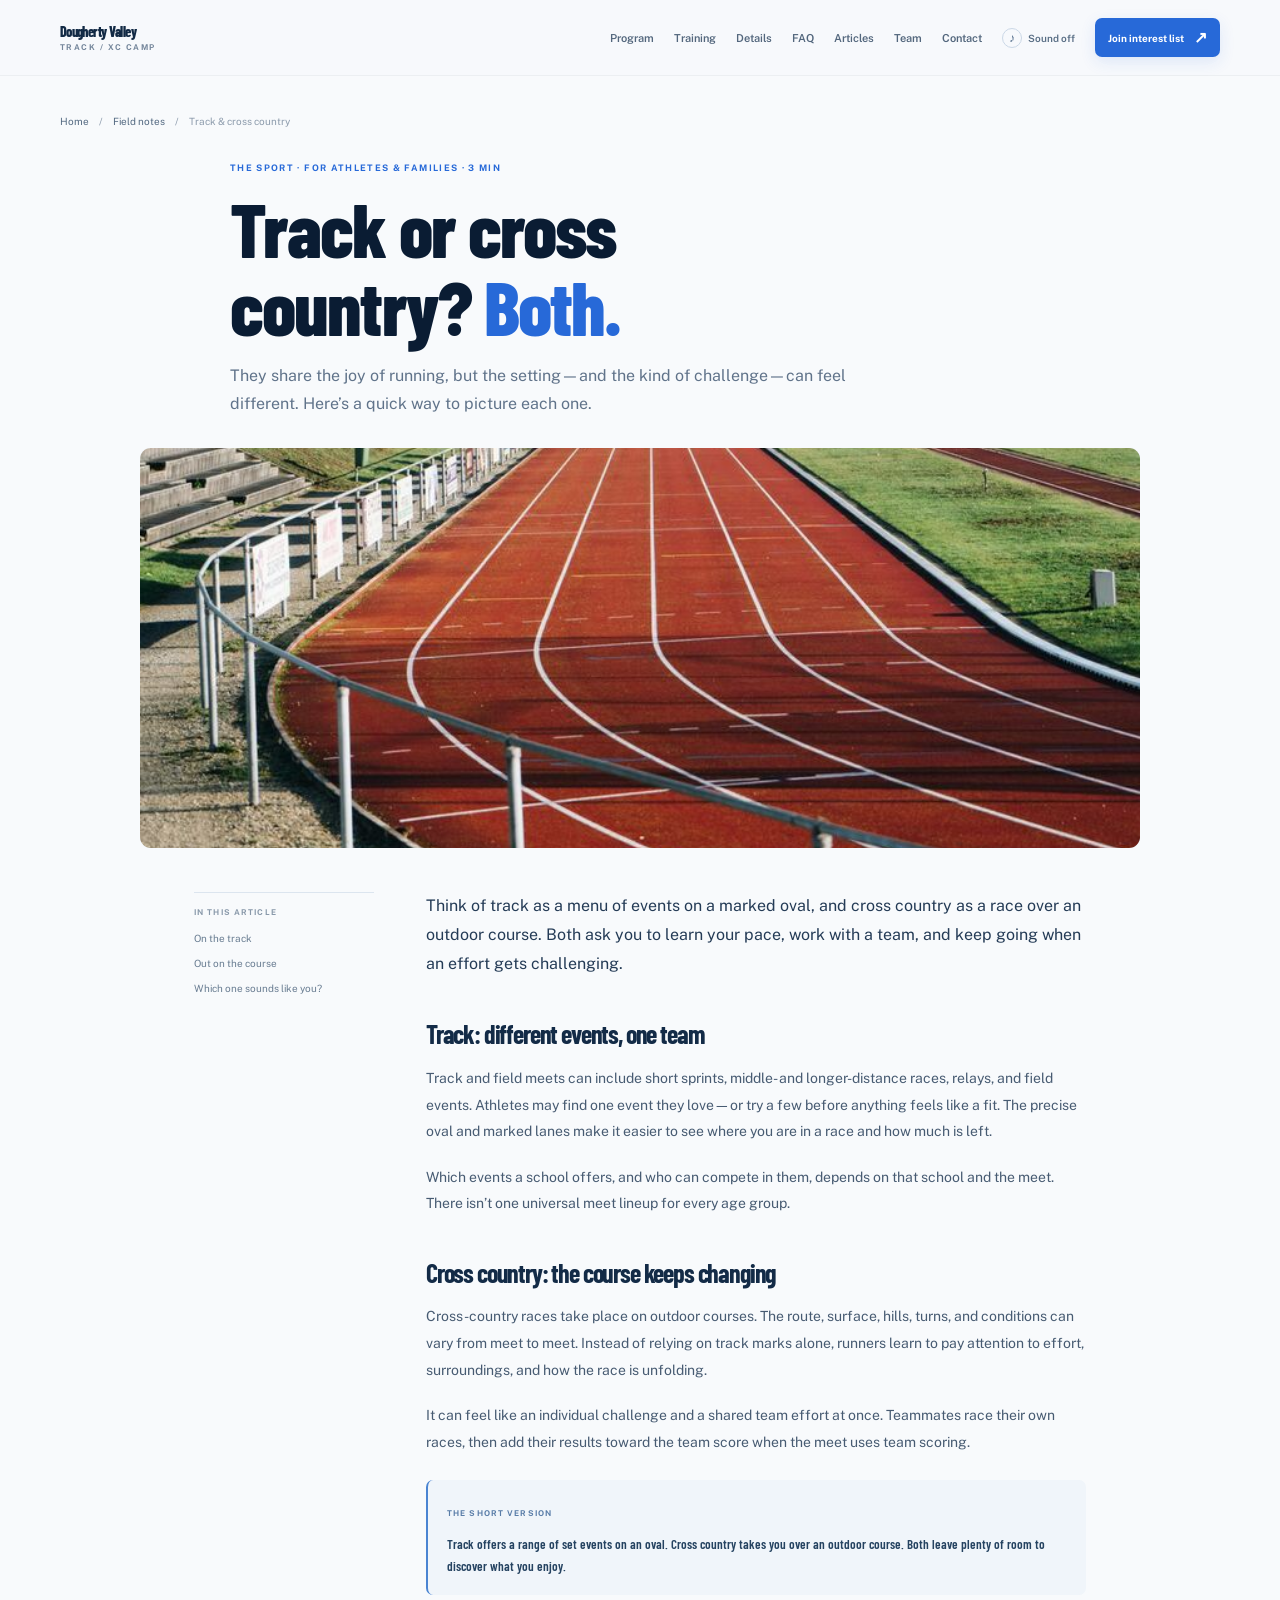
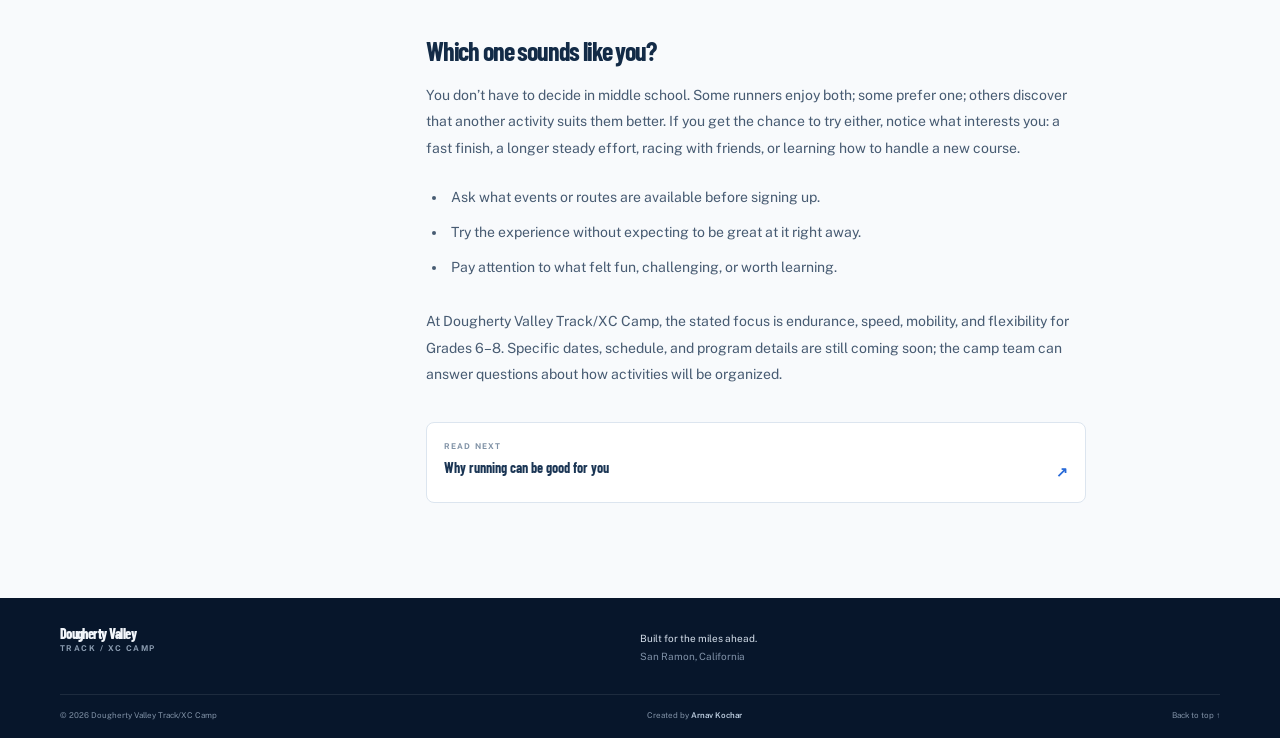
<file: track-vs-cross-country.html>
<!doctype html>
<html lang="en"><head><meta charset="UTF-8"><meta name="viewport" content="width=device-width, initial-scale=1"><meta name="description" content="A simple guide for middle school runners and families to the differences between track and field and cross country."><meta name="theme-color" content="#f8fafc"><title>Track or cross country? — Field Notes</title><link rel="stylesheet" href="/styles.css"><script src="/script.js" defer></script></head>
<body class="article-page"><a class="skip-link" href="#main-content">Skip to content</a><div class="reading-progress" aria-hidden="true"><span></span></div><header class="site-header" id="top"><nav class="nav wrap" aria-label="Main navigation"><a class="brand wordmark" href="/index.html" aria-label="Dougherty Valley Track XC Camp home"><span class="wordmark-title">Dougherty Valley</span><span class="wordmark-subtitle">TRACK / XC CAMP</span></a><button class="menu-toggle" aria-label="Open navigation" aria-expanded="false" aria-controls="primary-navigation"><span></span><span></span></button><div class="nav-links" id="primary-navigation"><a href="/index.html#program">Program</a><a href="/index.html#training">Training</a><a href="/index.html#details">Details</a><a href="/index.html#faq">FAQ</a><a href="/articles.html" aria-current="page">Articles</a><a href="/team.html">Team</a><a href="/index.html#contact">Contact</a><button class="sound-toggle" type="button" aria-label="Turn sound effects on" aria-pressed="false"><span class="sound-icon" aria-hidden="true">♪</span><span class="sound-label">Sound off</span></button><a class="button button-small" href="https://forms.gle/pATi6ZMqw8U1innz6" target="_blank" rel="noopener">Join interest list <span>↗</span></a></div></nav></header>
<main id="main-content" class="article-shell wrap"><nav class="breadcrumbs" aria-label="Breadcrumb"><a href="/index.html">Home</a><span>/</span><a href="/articles.html">Field notes</a><span>/</span><span>Track &amp; cross country</span></nav><article><header class="article-header"><p class="eyebrow">THE SPORT · FOR ATHLETES &amp; FAMILIES · 3 MIN</p><h1>Track or cross<br>country? <em>Both.</em></h1><p class="article-deck">They share the joy of running, but the setting—and the kind of challenge—can feel different. Here’s a quick way to picture each one.</p></header><figure class="article-hero-photo track-photo"><img src="/assets/red-track-optimized.jpg" alt="A red running track curving into the distance" fetchpriority="high"></figure><div class="article-body"><aside class="article-toc"><span>IN THIS ARTICLE</span><a href="#track">On the track</a><a href="#xc">Out on the course</a><a href="#try">Which one sounds like you?</a></aside><div class="article-copy"><p class="article-lead">Think of track as a menu of events on a marked oval, and cross country as a race over an outdoor course. Both ask you to learn your pace, work with a team, and keep going when an effort gets challenging.</p><h2 id="track">Track: different events, one team</h2><p>Track and field meets can include short sprints, middle- and longer-distance races, relays, and field events. Athletes may find one event they love—or try a few before anything feels like a fit. The precise oval and marked lanes make it easier to see where you are in a race and how much is left.</p><p>Which events a school offers, and who can compete in them, depends on that school and the meet. There isn’t one universal meet lineup for every age group.</p><h2 id="xc">Cross country: the course keeps changing</h2><p>Cross-country races take place on outdoor courses. The route, surface, hills, turns, and conditions can vary from meet to meet. Instead of relying on track marks alone, runners learn to pay attention to effort, surroundings, and how the race is unfolding.</p><p>It can feel like an individual challenge and a shared team effort at once. Teammates race their own races, then add their results toward the team score when the meet uses team scoring.</p><div class="reader-prompt"><span>THE SHORT VERSION</span><p>Track offers a range of set events on an oval. Cross country takes you over an outdoor course. Both leave plenty of room to discover what you enjoy.</p></div><h2 id="try">Which one sounds like you?</h2><p>You don’t have to decide in middle school. Some runners enjoy both; some prefer one; others discover that another activity suits them better. If you get the chance to try either, notice what interests you: a fast finish, a longer steady effort, racing with friends, or learning how to handle a new course.</p><ul><li>Ask what events or routes are available before signing up.</li><li>Try the experience without expecting to be great at it right away.</li><li>Pay attention to what felt fun, challenging, or worth learning.</li></ul><p>At Dougherty Valley Track/XC Camp, the stated focus is endurance, speed, mobility, and flexibility for Grades 6–8. Specific dates, schedule, and program details are still coming soon; the camp team can answer questions about how activities will be organized.</p><a class="article-next" href="/running-benefits.html"><span>READ NEXT</span><strong>Why running can be good for you</strong><b>↗</b></a></div></div></article></main>
<footer class="footer"><div class="wrap footer-inner"><a class="brand wordmark" href="/index.html"><span class="wordmark-title">Dougherty Valley</span><span class="wordmark-subtitle">TRACK / XC CAMP</span></a><p>Built for the miles ahead.<br><span>San Ramon, California</span></p><div class="footer-bottom"><span>© 2026 Dougherty Valley Track/XC Camp</span><span>Created by <strong>Arnav Kochar</strong></span><a href="#top">Back to top ↑</a></div></div></footer></body></html>
</file>
<file: styles.css>
@import url('https://fonts.googleapis.com/css2?family=Barlow+Condensed:wght@500;600;700;800&family=Public+Sans:wght@400;500;600;700;800&display=swap');
:root{--ink:#132840;--navy:#0b1f37;--blue:#2769d8;--sky:#81baff;--paper:#f7f9fc;--muted:#687b91;--line:#dce5ef;--white:#fff;--font:'Public Sans',-apple-system,BlinkMacSystemFont,'Segoe UI',sans-serif;--display:'Barlow Condensed',var(--font);--nav-h:76px}
*{box-sizing:border-box}html{scroll-behavior:smooth;scroll-padding-top:calc(var(--nav-h) + 10px)}body{margin:0;background:var(--paper);color:var(--ink);font-family:var(--font);-webkit-font-smoothing:antialiased}a{color:inherit;text-decoration:none}img{max-width:100%}a:focus-visible,button:focus-visible,summary:focus-visible{outline:3px solid #65a5f3;outline-offset:4px}.wrap{width:min(1160px,calc(100% - 64px));margin-inline:auto}.section{padding:104px 0}.section-kicker,.eyebrow,.hero-tags,.hero-bottom,.contact-label{font-size:9px;letter-spacing:.15em;font-weight:700}.section-kicker{color:#7d8da0;display:flex;justify-content:space-between}.section-kicker span{color:#a0adbb}
/* Navigation and wordmark */
.site-header{height:var(--nav-h);position:sticky;top:0;z-index:20;background:#f7f9fce8;backdrop-filter:blur(16px);border-bottom:1px solid #1328400d}.site-header.scrolled{box-shadow:0 6px 22px #0b1f3710}.site-header:after{content:'';position:absolute;left:0;bottom:-1px;width:var(--page-progress,0%);height:2px;background:var(--blue);transform-origin:left;transition:width .12s linear}.nav{height:100%;display:flex;align-items:center;justify-content:space-between;position:relative}.brand{display:flex;gap:10px;align-items:center;flex:0 0 auto}.brand.wordmark{display:flex;flex-direction:column;align-items:flex-start;justify-content:center;gap:3px}.wordmark-title{font:750 14px/1.1 var(--display);letter-spacing:-.045em;color:#122a45}.wordmark-subtitle{font:700 8px/1 var(--font);letter-spacing:.18em;color:#74869b}.footer .wordmark-title{color:#f2f6fb}.footer .wordmark-subtitle{color:#8b9cb0}.nav-links{display:flex;align-items:center;gap:25px;font-size:11px;font-weight:600;color:#53677d}.nav-links>a:not(.button):hover,.text-link:hover{color:var(--blue)}.button{min-height:49px;padding:0 20px;border-radius:7px;display:inline-flex;align-items:center;justify-content:center;gap:17px;background:var(--blue);color:white;font-size:12px;font-weight:700;transition:transform .2s,background .2s,box-shadow .2s;box-shadow:0 5px 15px #2769d820}.button:hover{transform:translateY(-2px);background:#1654b7;box-shadow:0 9px 20px #2769d830}.button span{font-size:16px}.button-small{min-height:39px;padding:0 13px;font-size:10px;gap:10px}.menu-toggle{display:none;border:0;background:transparent;padding:10px;cursor:pointer}.menu-toggle span{display:block;width:20px;height:2px;background:var(--navy);margin:4px 0}
/* Home hero */
.hero{position:relative;overflow:hidden;background:linear-gradient(115deg,#f7f9fc,#f1f6fc 68%,#eaf2fb)}.hero-inner{display:grid;grid-template-columns:1fr 1fr;gap:44px;align-items:center;min-height:570px;padding:28px 0 10px}.hero-copy{padding:25px 0}.eyebrow{display:flex;align-items:center;gap:10px;color:#60748b;margin:0 0 24px}.eyebrow i,.pulse{width:7px;height:7px;border-radius:50%;background:#3982eb;box-shadow:0 0 0 5px #3982eb1c}.hero h1{font:800 clamp(58px,6.1vw,82px)/.98 var(--display);letter-spacing:-.075em;color:var(--navy);margin:0}.hero h1 em,.intro h2 em,.training-head h2 em,.details h2 em,.statement h2 em,.join h2 em,.faq-layout h2 em,.learn-heading h2 em{font-style:normal;color:var(--blue)}.hero-lede{font-size:16px;line-height:1.7;color:#52657b;max-width:430px;margin:22px 0 10px}.hero-mantra{font-size:13px;font-weight:700;color:#1b3555;margin:0}.hero-actions{display:flex;align-items:center;gap:25px;margin-top:27px}.text-link{font-size:11px;font-weight:700;color:#304761;transition:color .2s}.text-link span{color:var(--blue);font-size:16px;margin-left:6px}.hero-tags{display:flex;align-items:center;gap:12px;color:#76869a;font-size:8px;margin-top:38px}.hero-tags b{width:3px;height:3px;background:#9aadc2;border-radius:50%}.hero-art{height:425px;margin:0;position:relative;border-radius:16px;overflow:hidden;background:#183958;box-shadow:0 20px 48px #102d4b24}.hero-art:after{content:'';position:absolute;inset:30% 0 0;background:linear-gradient(transparent,#071a31a8);pointer-events:none}.hero-art img{display:block;width:100%;height:100%;object-fit:cover;object-position:center 65%}.hero-art figcaption{position:absolute;z-index:1;bottom:20px;left:23px;color:white;font:700 10px var(--display);letter-spacing:.14em}.hero-bottom{height:66px;display:flex;align-items:center;justify-content:space-between;color:#8191a3;font-size:8px}.scroll-cue{display:flex;align-items:center;gap:12px}.scroll-cue i{font-size:17px;color:var(--blue);font-style:normal}
/* Program */
.intro-layout{display:grid;grid-template-columns:1fr .7fr;align-items:end;gap:40px;margin:44px 0 58px}.intro h2,.training-head h2,.details h2,.statement h2,.join h2,.faq-layout h2{font:700 clamp(40px,5vw,62px)/1.08 var(--display);letter-spacing:-.065em;color:var(--navy);margin:0}.intro-copy{max-width:390px;padding-bottom:4px}.intro-copy p,.training-head>p,.join-head>p{font-size:14px;line-height:1.8;color:var(--muted);margin:0 0 21px}.value-grid{display:grid;grid-template-columns:repeat(4,1fr);border-top:1px solid var(--line);border-bottom:1px solid var(--line)}.value-card{min-height:205px;padding:24px 20px 22px 0}.value-card+.value-card{border-left:1px solid var(--line);padding-left:20px}.card-index{font-size:8px;letter-spacing:.12em;color:#9aa8b8}.mini-icon{height:43px;margin-top:14px;font-size:26px;line-height:1;color:#3577d7}.value-card h3,.training-card h3,.step h3{font:700 15px var(--display);letter-spacing:-.03em;margin:8px 0}.value-card p,.training-card p,.step p{font-size:11px;line-height:1.75;color:#78889b;margin:0;max-width:230px}
/* Training cards */
.training-section{background:var(--navy);color:white;overflow:hidden;position:relative}.training-section:before{content:'';position:absolute;inset:0;background:radial-gradient(ellipse at 85% 0%,#17406e 0,transparent 38%);pointer-events:none}.training-section .wrap{position:relative}.light{color:#a6bad3}.light span{color:#718ba9}.training-head{display:flex;align-items:end;justify-content:space-between;gap:30px;margin:40px 0 43px}.training-head h2,.statement h2{color:white}.training-head h2 em,.statement h2 em{color:#73b6ff}.training-head>p{max-width:300px;color:#a8b7cb;margin:0 0 4px}.training-grid{display:grid;grid-template-columns:repeat(3,1fr);gap:16px}.training-card{border:1px solid #ffffff1c;background:#ffffff08;border-radius:10px;padding:10px 10px 21px;transition:transform .22s,border-color .22s}.training-card:hover{transform:translateY(-4px);border-color:#ffffff55}.pillar-visual{height:182px;border-radius:6px;position:relative;overflow:hidden}.pillar-visual:after{content:'';position:absolute;inset:0;background:linear-gradient(135deg,#ffffff13,transparent 65%)}.pillar-visual>span{position:absolute;z-index:1;left:14px;top:13px;color:#c2ddff;font-size:8px;letter-spacing:.13em}.endurance{background:radial-gradient(circle at 50% 50%,#5db4ff,#2476c8 32%,#12406e 72%)}.orbit{position:absolute;width:175px;height:175px;border:1px solid #c4e7ff9c;border-radius:50%;left:50%;top:50%;transform:translate(-50%,-50%) scaleY(.42) rotate(-23deg)}.orbit-b{width:245px;height:245px;transform:translate(-50%,-50%) scaleY(.42) rotate(24deg);border-color:#b9dcff58}.speed{background:linear-gradient(115deg,#092d58,#296ab5)}.speed-line{position:absolute;left:15%;top:37%;height:1px;width:72%;background:linear-gradient(90deg,transparent,#bcdefe,transparent);transform:rotate(-19deg)}.speed-line:nth-child(2){top:50%;left:8%;width:85%}.speed-line:nth-child(3){top:64%;left:22%;width:66%}.mobility{background:linear-gradient(145deg,#0d3158,#1b5691)}.mobility-ring{position:absolute;width:130px;height:130px;border:1px solid #9ed2ff9c;border-radius:46% 54% 58% 42%;left:50%;top:50%;transform:translate(-50%,-50%) rotate(42deg)}.mobility-ring.small{width:80px;height:80px;border-color:#d3e9ff}.training-meta{color:#83baff;font-size:8px;letter-spacing:.15em;margin:18px 3px 7px}.training-card h3{font-size:18px;color:white;margin:0 3px 8px}.training-card p{color:#aabbd0;margin-left:3px;max-width:280px}
/* Field notes cards */
.learn-section{padding-top:88px;border-top:1px solid var(--line)}.learn-heading{display:grid;grid-template-columns:1fr .55fr;align-items:end;gap:48px;margin:37px 0 34px}.learn-heading h2{font:700 clamp(40px,5vw,58px)/1.05 var(--display);letter-spacing:-.065em;color:var(--navy);margin:0}.learn-eyebrow{font-size:9px;margin:0 0 12px;color:var(--blue);letter-spacing:.16em}.learn-intro{font-size:13px;line-height:1.8;color:var(--muted);margin:0 0 5px;max-width:355px}.article-cards,.article-index-grid{display:grid;grid-template-columns:repeat(3,minmax(0,1fr));gap:16px}.article-card{display:block;background:white;border:1px solid #e2e9f1;border-radius:10px;overflow:hidden;transition:transform .23s,box-shadow .23s,border-color .23s}.article-card:hover{transform:translateY(-4px);box-shadow:0 14px 32px #122b4612;border-color:#c8d7e8}.article-card-image{height:205px;position:relative;overflow:hidden;background:#dde7f1}.article-card-image img{width:100%;height:100%;object-fit:cover;display:block;transition:transform .55s}.article-card:hover .article-card-image img{transform:scale(1.035)}.article-card-image span{position:absolute;right:12px;top:12px;background:#fff;padding:7px 9px;border-radius:3px;font-size:8px;letter-spacing:.1em;font-weight:700;color:#203956}.article-card-copy{padding:18px 19px 20px}.article-card-copy>p{font-size:8px;letter-spacing:.13em;color:#71839a;font-weight:700;margin:0 0 8px}.article-card-copy h3{font:700 17px/1.3 var(--display);letter-spacing:-.035em;margin:0 0 8px;color:#122b47}.article-card-copy>span{font-size:10px;line-height:1.7;color:#71839a;display:block}.article-card-copy b{display:block;margin-top:10px;font-size:10px;color:var(--blue)}
/* Instagram updates */
.social-proof{padding-top:40px;border-top:1px solid var(--line)}.social-heading{display:flex;align-items:end;justify-content:space-between;margin:37px 0 32px}.social-heading h2{font:700 clamp(40px,5vw,58px)/1.05 var(--display);letter-spacing:-.065em;color:var(--navy);margin:0}.social-heading h2 em{font-style:normal;color:var(--blue)}.social-eyebrow{font-size:9px;margin:0 0 12px;color:var(--blue);letter-spacing:.16em}.social-posts{display:grid;grid-template-columns:repeat(3,1fr);border-top:1px solid var(--line);border-bottom:1px solid var(--line)}.social-post{min-height:160px;padding:20px 20px 19px 0;display:flex;flex-direction:column;justify-content:space-between}.social-post+.social-post{border-left:1px solid var(--line);padding-left:20px}.social-post:hover strong{color:var(--blue)}.social-date{font-size:8px;letter-spacing:.12em;font-weight:700;color:#8798aa}.social-post strong{font:700 14px/1.45 var(--display);letter-spacing:-.02em;max-width:275px;color:#1a2d46;transition:color .2s}.post-link{font-size:10px;font-weight:700;color:#536981}.post-link b{font-size:14px;color:var(--blue);margin-left:5px}.social-disclaimer{font-size:10px;color:#8695a7;margin:12px 0 0}
/* Details and outcomes */
.details-layout{display:grid;grid-template-columns:.75fr 1fr;gap:92px;margin-top:53px}.details-note{font-size:12px;line-height:1.8;color:var(--muted);max-width:310px;margin:21px 0}.details-list{margin:0}.details-list>div{display:grid;grid-template-columns:120px 1fr;padding:17px 0;border-bottom:1px solid var(--line);gap:10px}.details-list>div:first-child{border-top:1px solid var(--line)}.details-list dt{font-size:8px;letter-spacing:.14em;color:#8292a6;font-weight:700;padding-top:4px}.details-list dd{font-size:13px;font-weight:700;margin:0;color:#243b57}.details-list dd span{display:block;font-size:10px;font-weight:400;color:#8392a4;margin-top:5px;line-height:1.65}.details .button{margin-top:4px}.statement{position:relative;overflow:hidden;background:#081a32;padding:102px 0;color:white}.statement:after{content:'';position:absolute;right:-190px;top:-240px;width:700px;height:700px;border:1px solid #6099db22;border-radius:50%;box-shadow:0 0 0 65px #6099db09,0 0 0 130px #6099db07}.statement-shape{position:absolute;right:12%;top:32%;width:300px;height:300px;border-radius:50%;background:#1766b830;filter:blur(65px)}.statement-inner{position:relative;z-index:1}.statement h2{font-size:clamp(48px,6vw,75px);margin:46px 0 17px}.statement-copy{color:#b4c2d2;font-size:14px;line-height:1.8;max-width:460px}.outcomes{display:grid;grid-template-columns:1fr 1fr;gap:16px 34px;margin-top:42px;max-width:690px}.outcomes span{font-size:11px;color:#d3deea;display:flex;align-items:center;gap:10px}.outcomes i{font-style:normal;color:#7dbbff;font-size:17px}
/* How to join */
.join-head{display:flex;align-items:end;justify-content:space-between;gap:30px;margin:43px 0}.join-head>p{max-width:345px;margin:0 0 4px}.steps{border-top:1px solid var(--line)}.step{display:grid;grid-template-columns:75px 1fr 28px;align-items:center;padding:21px 2px;border-bottom:1px solid var(--line)}.step-number{font:700 12px var(--display);color:var(--blue)}.step h3{font-size:14px;margin:0 0 6px}.step p{max-width:none}.step-arrow{font-size:18px;color:#94a8bf;transition:transform .2s}.step:hover .step-arrow{transform:translate(3px,-3px);color:var(--blue)}.join-foot{display:flex;align-items:center;justify-content:space-between;margin-top:27px}.join-foot p{font-size:12px;line-height:1.6;font-weight:700;margin:0}.join-foot p span{font-weight:400;color:var(--muted)}
/* FAQ and contact */
.faq-section{background:#edf3fa}.faq-layout{display:grid;grid-template-columns:.75fr 1fr;gap:90px;margin-top:46px}.faq-aside{font-size:11px;color:#75869a;margin-top:22px}.faq-aside a{display:block;margin-top:8px;color:var(--blue);font-weight:700}.faq-item{border-bottom:1px solid #d2deeb}.faq-item:first-child{border-top:1px solid #d2deeb}.faq-item summary{list-style:none;cursor:pointer;position:relative;padding:17px 35px 17px 0;font:700 12px var(--display);color:#223952}.faq-item summary::-webkit-details-marker{display:none}.faq-item summary span:before,.faq-item summary span:after{content:'';position:absolute;right:7px;top:50%;width:12px;height:1px;background:#3477d3;transition:transform .2s}.faq-item summary span:after{transform:rotate(90deg)}.faq-item[open] summary span:after{transform:rotate(0)}.faq-item p{font-size:11px;line-height:1.8;color:#6f8094;margin:-2px 25px 16px 0;max-width:550px}.contact-section{position:relative;overflow:hidden;background:linear-gradient(115deg,#0a1d38,#102b4e);color:white;padding:96px 0 66px}.contact-orb{position:absolute;right:5%;top:-240px;width:650px;height:650px;border:1px solid #b0d9ff1a;border-radius:50%;box-shadow:0 0 0 60px #b0d9ff08,0 0 0 120px #b0d9ff06}.contact-inner{position:relative;z-index:1}.contact-label{display:flex;align-items:center;gap:12px;color:#93acc9}.pulse{background:#83c3ff;box-shadow:0 0 0 5px #83c3ff1a}.contact-section h2{font:700 clamp(48px,6vw,72px)/1.05 var(--display);letter-spacing:-.06em;margin:29px 0 17px}.contact-section h2 em{font-style:normal;color:#81bcff}.contact-inner>p{font-size:13px;color:#b0bfd0;max-width:430px;line-height:1.8}.contact-actions{display:flex;gap:12px;margin-top:26px}.button-white{background:white;color:#142b49;box-shadow:none}.button-white:hover{background:#eaf3ff}.button-outline{background:transparent;border:1px solid #ffffff58;color:white;box-shadow:none}.button-outline:hover{background:#ffffff12}.contact-links{display:flex;gap:30px;margin-top:58px;padding-top:18px;border-top:1px solid #ffffff20;font-size:10px;color:#d1dce8}.contact-links a span{color:#88bfff;margin-left:5px}.footer{background:#07162b;color:#d5dfeb;padding:28px 0 18px}.footer-inner{display:grid;grid-template-columns:1fr 1fr;align-items:start}.footer p{font-size:10px;line-height:1.8;margin:3px 0;color:#d5dfeb}.footer p span{color:#8092a8}.footer-bottom{grid-column:1/-1;display:flex;justify-content:space-between;border-top:1px solid #ffffff17;margin-top:26px;padding-top:15px;font-size:8px;color:#8192a7}.footer-bottom strong{color:#c2d2e4;font-weight:600}.footer-bottom a:hover{color:white}
/* Editorial pages */
.article-page{background:#f8fafc}.articles-index{padding-top:38px;padding-bottom:92px}.breadcrumbs{display:flex;align-items:center;gap:10px;font-size:10px;color:#8b9aab;margin:15px 0 38px}.breadcrumbs a{color:#536981}.breadcrumbs a:hover{color:var(--blue)}.article-index-head{max-width:760px;margin:0 0 45px}.article-index-head .eyebrow,.article-header .eyebrow{font-size:9px;color:var(--blue);margin-bottom:16px}.article-index-head h1,.article-header h1{font:750 clamp(49px,7vw,78px)/1.02 var(--display);letter-spacing:-.07em;color:#0a1c33;margin:0}.article-index-head h1 em,.article-header h1 em{font-style:normal;color:var(--blue)}.article-index-head>p:last-child{max-width:550px;color:#687a90;font-size:15px;line-height:1.8;margin:18px 0 0}.article-index-grid{max-width:1100px}.article-index-grid .article-card-image{height:225px}.article-shell{padding-top:27px;padding-bottom:95px}.article-shell .breadcrumbs{margin:12px 0 35px}.article-header{max-width:820px;margin:0 auto 30px}.article-header h1{font-size:clamp(47px,6.5vw,76px)}.article-deck{font-size:16px;line-height:1.75;color:#60738a;max-width:680px;margin:18px 0 0}.article-hero-photo{max-width:1000px;height:400px;margin:0 auto 44px;position:relative;overflow:hidden;border-radius:11px;background:#e3eaf2}.article-hero-photo img{width:100%;height:100%;object-fit:cover;display:block}.article-hero-photo.track-photo img{object-position:center 66%}.article-body{display:grid;grid-template-columns:180px minmax(0,660px);gap:52px;justify-content:center}.article-toc{align-self:start;position:sticky;top:100px;border-top:1px solid var(--line);padding-top:14px;display:flex;flex-direction:column;gap:10px}.article-toc span{font-size:8px;letter-spacing:.14em;font-weight:700;color:#8999aa;margin-bottom:4px}.article-toc a{font-size:10px;line-height:1.5;color:#687c91}.article-toc a:hover{color:var(--blue)}.article-copy{font-size:14px;line-height:1.9;color:#475b72}.article-copy p{margin:0 0 19px}.article-copy h2{font:700 26px/1.25 var(--display);letter-spacing:-.045em;color:#132b47;margin:40px 0 14px;scroll-margin-top:95px}.article-copy .article-lead{font-size:16px;line-height:1.8;color:#243b56;margin-bottom:26px}.article-copy ul{padding-left:21px;margin:2px 0 24px}.article-copy li{padding:4px 0 4px 4px}.fact-callout{background:#edf4fb;border-left:3px solid #397dd3;padding:21px 22px;margin:28px 0;color:#334c68}.fact-callout>span{font-size:8px;letter-spacing:.14em;font-weight:700;color:#4677af}.fact-callout p{font-size:12px;line-height:1.8;margin:11px 0}.fact-callout a{display:block;font-size:10px;font-weight:700;color:var(--blue);margin-top:9px}.reader-prompt{margin:25px 0;padding:18px 19px;background:#f0f5fa;border-radius:7px;border-left:2px solid #4a84d2}.reader-prompt span{font-size:8px;letter-spacing:.14em;font-weight:700;color:#597da8}.reader-prompt p{font:600 13px/1.7 var(--display);color:#254361;margin:8px 0 0}.article-next{display:grid;grid-template-columns:1fr auto;gap:5px 12px;margin-top:34px;padding:16px 17px;border:1px solid var(--line);background:white;border-radius:8px;transition:border-color .2s,transform .2s}.article-next:hover{border-color:#8db3df;transform:translateY(-2px)}.article-next span{grid-column:1/-1;font-size:8px;letter-spacing:.14em;font-weight:700;color:#8092a6}.article-next strong{font:700 14px var(--display);color:#1a3554}.article-next b{grid-column:2;grid-row:2;color:var(--blue)}.reading-progress{position:fixed;top:var(--nav-h);left:0;right:0;height:2px;z-index:21;pointer-events:none}.reading-progress span{height:100%;width:0;display:block;background:#4a91ec;transform-origin:left center}
/* Team page */
.team-page{background:#f8fafc}.team-main{padding-top:25px;padding-bottom:85px}.team-main .breadcrumbs{margin-bottom:42px}.team-intro{max-width:760px;padding:0 0 48px}.team-intro .eyebrow{font-size:9px;color:var(--blue);margin-bottom:16px}.team-intro h1{font:750 clamp(52px,7vw,78px)/.99 var(--display);letter-spacing:-.075em;color:var(--navy);margin:0}.team-intro h1 em{font-style:normal;color:var(--blue)}.team-intro>p:last-child{max-width:570px;color:#64778e;font-size:15px;line-height:1.8;margin:19px 0 0}.team-roster{display:grid;grid-template-columns:repeat(3,minmax(0,1fr));gap:17px}.team-member{min-width:0;background:#fff;border:1px solid #e1e8f0;border-radius:10px;overflow:hidden;transition:transform .2s,box-shadow .2s}.team-member:hover{transform:translateY(-3px);box-shadow:0 14px 30px #112c4610}.team-photo{aspect-ratio:4/4.2;position:relative;overflow:hidden;display:grid;place-items:center;background:linear-gradient(145deg,#e6edf5,#d8e4f0 55%,#cbd9e8)}.team-photo.photo-two{background:linear-gradient(145deg,#e9edf2,#dce6ee 55%,#cfdce6)}.team-photo.photo-three{background:linear-gradient(145deg,#e7edf4,#dbe4ed 55%,#c8d8e8)}.portrait-head{position:absolute;top:25%;left:50%;width:22%;aspect-ratio:1;border-radius:50%;background:#aebfd0;transform:translateX(-50%)}.portrait-shoulders{position:absolute;top:48%;left:50%;width:52%;height:42%;border-radius:50% 50% 0 0;background:#aebfd0;transform:translateX(-50%)}.photo-two .portrait-head,.photo-two .portrait-shoulders{background:#a9bbc9}.photo-three .portrait-head,.photo-three .portrait-shoulders{background:#a8b9ce}.member-info{padding:18px 19px 21px}.member-number{display:block;font-size:8px;letter-spacing:.14em;color:#8a9aac;margin-bottom:10px}.team-member h2{font:700 clamp(19px,2.1vw,24px)/1.22 var(--display);letter-spacing:-.045em;color:#152e49;margin:0}.team-member p{font-size:11px;color:#71839a;margin:7px 0 0}.team-contact{display:flex;align-items:center;justify-content:space-between;gap:30px;margin-top:48px;padding:29px 31px;background:#edf3fa;border-radius:9px}.team-contact .eyebrow{color:#6d83a0;font-size:8px;margin:0 0 10px}.team-contact h2{font:700 clamp(24px,3vw,34px)/1.12 var(--display);letter-spacing:-.05em;color:#112a46;margin:0}.team-contact>div>p:last-child{font-size:11px;line-height:1.7;color:#687c92;max-width:400px;margin:12px 0 0}.team-contact .button{flex:0 0 auto}
/* Motion, skip link, and responsive behavior */
.reveal{opacity:0;transform:translateY(14px);transition:opacity .55s ease,transform .55s cubic-bezier(.2,.65,.3,1)}.reveal.visible{opacity:1;transform:translateY(0)}.training-grid .reveal:nth-child(2),.article-cards .reveal:nth-child(2){transition-delay:.07s}.training-grid .reveal:nth-child(3),.article-cards .reveal:nth-child(3){transition-delay:.14s}.skip-link{position:fixed;top:8px;left:8px;z-index:50;transform:translateY(-150%);padding:10px 14px;background:#fff;color:#12345a;border:2px solid #4a91ec;border-radius:5px;font-size:12px;font-weight:700}.skip-link:focus{transform:translateY(0)}
@media(max-width:1000px){.wrap{width:min(100% - 44px,800px)}.nav-links{display:none;position:absolute;top:calc(100% + 9px);right:0;width:270px;padding:15px;background:#f8fafcf5;border:1px solid var(--line);border-radius:10px;box-shadow:0 14px 35px #0b1f371a;flex-direction:column;align-items:stretch;gap:0}.nav-links.open{display:flex}.nav-links>a:not(.button){display:block;padding:12px 5px;border-bottom:1px solid #e4ebf3}.nav-links .button{margin-top:12px}.menu-toggle{display:block}.hero-inner{grid-template-columns:1fr .9fr;gap:25px}.hero h1{font-size:66px}.hero-art{height:370px}.value-card{padding-right:13px}.value-card+.value-card{padding-left:13px}.details-layout,.faq-layout{gap:50px}.article-cards,.article-index-grid{grid-template-columns:repeat(2,minmax(0,1fr))}.article-body{grid-template-columns:150px minmax(0,660px);gap:32px}.team-roster{grid-template-columns:repeat(2,minmax(0,1fr))}}
@media(max-width:650px){:root{--nav-h:66px}.wordmark-title{font-size:12px}.wordmark-subtitle{font-size:7px}html{scroll-padding-top:76px}.wrap{width:calc(100% - 40px)}.nav-links{left:0;right:0;width:auto;top:calc(100% + 1px);border-radius:0 0 10px 10px}.hero-inner{display:flex;flex-direction:column;align-items:stretch;gap:28px;padding:49px 0 0;min-height:0}.hero-copy{padding:0}.hero h1{font-size:clamp(54px,14vw,74px)}.eyebrow{font-size:8px;margin-bottom:18px}.hero-lede{font-size:14px;max-width:390px;margin-top:19px}.hero-mantra{font-size:11px}.hero-actions{gap:15px;flex-wrap:wrap;margin-top:24px}.button{min-height:47px;padding:0 15px;gap:12px}.text-link{font-size:10px}.hero-tags{margin-top:25px;gap:8px;font-size:7px}.hero-art{height:280px;border-radius:12px}.hero-art figcaption{left:16px;bottom:15px;font-size:8px}.hero-bottom{height:52px;font-size:7px}.section{padding:72px 0}.section-kicker{font-size:8px}.intro-layout,.details-layout,.faq-layout{grid-template-columns:1fr;gap:22px}.intro-layout{margin:31px 0 32px}.intro h2,.training-head h2,.details h2,.join h2,.faq-layout h2{font-size:43px}.intro-copy p{font-size:13px}.value-grid{grid-template-columns:1fr 1fr}.value-card{min-height:185px;padding:17px 11px 17px 0}.value-card+.value-card{padding-left:11px}.value-card:nth-child(3){border-left:0;padding-left:0;border-top:1px solid var(--line)}.value-card:nth-child(4){border-top:1px solid var(--line)}.value-card h3{font-size:13px}.value-card p{font-size:10px}.training-section .section{padding:72px 0}.training-head,.join-head{display:block;margin:33px 0 27px}.training-head>p,.join-head>p{margin-top:15px;font-size:12px}.training-grid{grid-template-columns:1fr;gap:12px}.training-card{padding:9px 9px 18px}.pillar-visual{height:160px}.training-card h3{font-size:17px}.learn-section{padding-top:66px}.learn-heading{grid-template-columns:1fr;gap:14px;margin:29px 0 22px}.learn-intro{font-size:12px}.article-cards,.article-index-grid{grid-template-columns:1fr;gap:13px}.article-card-image{height:185px}.article-card-copy{padding:17px}.article-card-copy h3{font-size:17px}.social-proof{padding-top:28px}.social-heading{display:block;margin:29px 0 22px}.social-heading .text-link{display:inline-block;margin-top:15px}.social-posts{grid-template-columns:1fr}.social-post{min-height:125px;padding:15px 0}.social-post+.social-post{border-left:0;border-top:1px solid var(--line);padding-left:0}.social-post strong{font-size:13px}.details-layout{margin-top:32px}.details-note{margin:15px 0}.details-list{margin-top:15px}.details-list>div{grid-template-columns:88px 1fr;padding:15px 0}.details-list dd{font-size:12px}.statement{padding:72px 0}.statement h2{font-size:48px;margin:34px 0 15px}.statement-copy{font-size:12px}.outcomes{grid-template-columns:1fr;gap:12px;margin-top:28px}.outcomes span{font-size:10px}.join-head{margin-bottom:28px}.step{grid-template-columns:42px 1fr 20px;padding:18px 0}.step h3{font-size:13px}.step p{font-size:10px;max-width:265px}.join-foot{align-items:flex-start;gap:14px;flex-direction:column}.faq-layout{margin-top:30px}.faq-aside{margin-top:14px}.faq-item summary{font-size:11px;padding:15px 27px 15px 0}.faq-item p{font-size:10px}.contact-section{padding:70px 0 44px}.contact-section h2{font-size:47px;margin:27px 0 14px}.contact-inner>p{font-size:12px}.contact-actions{flex-direction:column;align-items:stretch;max-width:290px}.contact-links{margin-top:40px;flex-direction:column;gap:11px}.footer-inner{grid-template-columns:1fr;gap:16px}.footer-bottom{grid-column:1;flex-wrap:wrap;gap:10px;margin-top:8px}.footer-bottom>*{flex-basis:45%}.footer-bottom a{text-align:right}.articles-index{padding-top:20px;padding-bottom:65px}.breadcrumbs{margin:13px 0 27px;font-size:9px}.article-index-head{margin-bottom:29px}.article-index-head h1{font-size:47px}.article-index-head>p:last-child{font-size:13px}.article-shell{padding-top:15px;padding-bottom:65px}.article-shell .breadcrumbs{margin:10px 0 24px;gap:7px}.article-header{margin-bottom:20px}.article-header .eyebrow{font-size:8px}.article-header h1{font-size:46px}.article-deck{font-size:14px;margin-top:14px}.article-hero-photo{height:235px;border-radius:8px;margin-bottom:25px}.article-body{display:flex;flex-direction:column;gap:23px}.article-toc{position:static;display:grid;grid-template-columns:1fr 1fr;gap:8px 12px;padding-top:11px}.article-toc span{grid-column:1/-1}.article-toc a{font-size:9px}.article-copy{font-size:12px;line-height:1.85}.article-copy .article-lead{font-size:14px}.article-copy h2{font-size:22px;margin:31px 0 11px}.fact-callout{padding:17px;margin:22px 0}.fact-callout p{font-size:11px}.reader-prompt{padding:15px}.reader-prompt p{font-size:12px}.article-copy ul{padding-left:18px}.team-main{padding-top:18px;padding-bottom:65px}.team-main .breadcrumbs{margin-bottom:29px}.team-intro{padding-bottom:30px}.team-intro h1{font-size:47px}.team-intro>p:last-child{font-size:13px}.team-roster{grid-template-columns:1fr;gap:13px}.team-photo{aspect-ratio:4/3.3}.member-info{padding:16px 17px 18px}.team-contact{align-items:flex-start;flex-direction:column;margin-top:32px;padding:22px 19px;gap:18px}}
@media(prefers-reduced-motion:reduce){*,*::before,*::after{scroll-behavior:auto!important;animation-duration:.01ms!important;animation-iteration-count:1!important;transition-duration:.01ms!important}.reveal{opacity:1;transform:none}}
/* Compact team directory: photo, name, role, one-line caption */
.team-intro{padding-bottom:34px}
.team-photo{aspect-ratio:4/3;display:block;background:linear-gradient(145deg,#eef3f8,#dfe8f1 60%,#d5e0eb)}
.team-photo img{display:block;width:100%;height:100%;object-fit:cover;object-position:center 42%}
.team-photo.photo-two{background:linear-gradient(145deg,#f0f4f8,#e2eaf1 60%,#d8e3ec)}
.team-photo.photo-three{background:linear-gradient(145deg,#edf3f8,#dce7f0 60%,#d1dfea)}
.team-photo:after{content:'';position:absolute;inset:13px;border:1px solid #ffffffad;border-radius:5px;pointer-events:none}
.member-info{padding:17px 18px 19px}
.team-member h2{font-size:21px;margin:0}
.team-member p.member-role{margin:6px 0 8px;color:#4d6682;font-weight:700;font-size:10px}
.team-member p.team-caption{margin:0;color:#8291a2;font-size:10px;line-height:1.5}
.team-roster{border:0}
.team-member{border:1px solid #e1e8f0}
@media(max-width:650px){.team-photo{aspect-ratio:4/3}.member-info{padding:15px 16px 17px}}
/* Motion: a slow camera-like drift, crisp presses, and a calmer mobile menu */
@keyframes heroDrift{from{transform:scale(1.025) translate3d(-.2%,0,0)}to{transform:scale(1.07) translate3d(.3%,-.2%,0)}}
@keyframes cueNudge{0%,100%{transform:translateY(0)}50%{transform:translateY(3px)}}
.hero-art img{animation:heroDrift 24s ease-in-out infinite alternate;will-change:transform}
.scroll-cue i{animation:cueNudge 2.4s ease-in-out infinite}
.button:active,.article-card:active,.team-member:active{transform:scale(.985)}
.menu-toggle span{transition:transform .2s ease}
.menu-toggle[aria-expanded="true"] span:first-child{transform:translateY(3px) rotate(45deg)}
.menu-toggle[aria-expanded="true"] span:last-child{transform:translateY(-3px) rotate(-45deg)}
.sound-toggle{border:0;background:transparent;color:#566c83;display:inline-flex;align-items:center;gap:6px;padding:8px 0;font:600 10px var(--font);white-space:nowrap;cursor:pointer;transition:color .18s}
.sound-toggle:hover{color:var(--blue)}
.sound-icon{display:grid;place-items:center;width:20px;height:20px;border:1px solid #cad7e5;border-radius:50%;font-size:12px;line-height:1;color:#56708d}
.sound-toggle[aria-pressed="true"] .sound-icon{background:#e8f2ff;color:var(--blue);border-color:#9dc3f0}
.nav-links{gap:20px}
@media(max-width:1000px){.sound-toggle{width:100%;padding:12px 5px;border-bottom:1px solid #e4ebf3;justify-content:flex-start}.menu-toggle[aria-expanded="true"]{background:#edf3f9;border-radius:8px}}
@media(max-width:650px){.sound-toggle{font-size:11px;padding:13px 4px}.hero-art img{animation-duration:30s}}
@media(prefers-reduced-motion:reduce){.hero-art img,.scroll-cue i{animation:none!important}.button:active,.article-card:active,.team-member:active{transform:none}}

/* Hand-drawn training motion: track-lap pulse, sprint trace, and breathing mobility rings. */
@keyframes lapTrace{to{stroke-dashoffset:-100}}
@keyframes lapOrbit{0%{transform:translate(-50%,-50%) scaleY(.42) rotate(-23deg)}100%{transform:translate(-50%,-50%) scaleY(.42) rotate(337deg)}}
@keyframes sprintPass{0%{transform:translateX(-120%) rotate(-19deg);opacity:0}20%{opacity:.8}80%{opacity:.8}100%{transform:translateX(120%) rotate(-19deg);opacity:0}}
@keyframes mobilityBreath{0%,100%{transform:translate(-50%,-50%) rotate(42deg) scale(.92);border-radius:46% 54% 58% 42%}50%{transform:translate(-50%,-50%) rotate(132deg) scale(1.08);border-radius:58% 42% 46% 54%}}
@keyframes tick{0%,100%{transform:scaleY(.65);opacity:.5}50%{transform:scaleY(1.2);opacity:1}}
.endurance .orbit-a{animation:lapOrbit 36s linear infinite}
.endurance .orbit-b{animation:lapOrbit 52s linear infinite reverse}
.speed .speed-line:first-child{animation:sprintPass 4.8s cubic-bezier(.4,0,.6,1) infinite}
.speed .speed-line:nth-child(2){animation:sprintPass 4.8s 1.1s cubic-bezier(.4,0,.6,1) infinite}
.speed .speed-line:nth-child(3){animation:sprintPass 4.8s 2.2s cubic-bezier(.4,0,.6,1) infinite}
.mobility .mobility-ring{animation:mobilityBreath 7s ease-in-out infinite}
.mobility .mobility-ring.small{animation-delay:-3.5s;animation-duration:7s}
.training-card{position:relative;overflow:hidden}
.training-card:after{content:'';position:absolute;left:0;top:0;width:100%;height:2px;background:linear-gradient(90deg,transparent,#8ecaff,transparent);transform:translateX(-110%);transition:transform .65s cubic-bezier(.2,.7,.2,1)}
.training-card:hover:after,.training-card:focus-within:after{transform:translateX(110%)}
/* Editorial entrances use a short, staggered settling motion, not a generic pop. */
.reveal{transition:opacity .65s ease,transform .65s cubic-bezier(.18,.7,.25,1)}
.hero-copy.reveal{transform:translate3d(-12px,8px,0)}
.hero-art.reveal{transform:translate3d(12px,0,0) scale(.985)}
.hero-copy.reveal.visible,.hero-art.reveal.visible{transform:none}
@media(prefers-reduced-motion:reduce){.endurance .orbit-a,.endurance .orbit-b,.speed .speed-line,.mobility .mobility-ring{animation:none!important}.training-card:after{display:none}}
.hero-art img{translate:var(--pointer-x,0) var(--pointer-y,0);transition:translate .45s cubic-bezier(.2,.7,.2,1)}
@media(prefers-reduced-motion:reduce){.hero-art img{translate:none!important}}
.hero-form-note{margin:10px 0 0;color:#78899d;font-size:10px;line-height:1.5;letter-spacing:.01em}
@media(max-width:650px){.hero-form-note{font-size:9px;margin-top:8px}}
/* A more athletic editorial face: condensed headlines, highly legible utility copy. */
.hero h1,.intro h2,.training-head h2,.details h2,.statement h2,.join h2,.faq-layout h2,.learn-heading h2,.article-index-head h1,.article-header h1,.team-intro h1{letter-spacing:-.025em}
.poster-share{display:grid;grid-template-columns:minmax(220px,.7fr) 1fr;gap:clamp(34px,8vw,110px);align-items:center;border-top:1px solid var(--line)}
.poster-preview{width:min(100%,340px);justify-self:center;position:relative;transform:rotate(-1.1deg);transition:transform .35s cubic-bezier(.2,.7,.25,1),box-shadow .35s}
.poster-preview:before{content:'';position:absolute;inset:10px -10px -10px 10px;background:#e6edf6;border-radius:4px;z-index:0;transform:rotate(2deg)}
.poster-preview img{position:relative;z-index:1;display:block;width:100%;height:auto;border:1px solid #d7e0eb;border-radius:4px;box-shadow:0 18px 40px #102d4b1f}
.poster-preview:hover{transform:rotate(0) translateY(-4px)}
.poster-copy{max-width:460px}.poster-copy .eyebrow{color:var(--blue);font-size:9px;margin-bottom:14px}
.poster-copy h2{font:700 clamp(42px,5vw,62px)/.98 var(--display);letter-spacing:-.025em;color:var(--navy);margin:0}
.poster-copy h2 em{font-style:normal;color:var(--blue)}
.poster-copy>p:not(.eyebrow){font-size:14px;line-height:1.8;color:var(--muted);margin:19px 0 0}
.poster-actions{display:flex;align-items:center;gap:22px;flex-wrap:wrap;margin-top:25px}
@media(max-width:650px){.poster-share{grid-template-columns:1fr;gap:32px}.poster-preview{width:min(78%,290px)}.poster-copy h2{font-size:46px}.poster-copy>p:not(.eyebrow){font-size:12px}.poster-actions{gap:16px}}
@media(prefers-reduced-motion:reduce){.poster-preview{transition:none}}
.training-summary{display:block;list-style:none;cursor:pointer}
.training-summary::-webkit-details-marker{display:none}
.training-summary:focus-visible{outline:2px solid #8bc5ff;outline-offset:4px;border-radius:6px}
.workout-hint{display:flex;align-items:center;justify-content:space-between;margin:17px 3px 0;padding-top:12px;border-top:1px solid #ffffff20;color:#b5cce7;font-size:10px;font-weight:700;letter-spacing:.02em}
.workout-hint b{display:grid;place-items:center;width:22px;height:22px;border:1px solid #ffffff40;border-radius:50%;font-size:15px;line-height:1;transition:transform .22s,background .22s}
.training-card[open] .workout-hint b{transform:rotate(45deg);background:#ffffff14}
.workout-panel{margin:17px 2px 0;padding:16px 15px 3px;border-top:1px solid #ffffff20;animation:workoutOpen .28s ease both}
.workout-panel h4{margin:0 0 9px;color:#e1efff;font:600 18px/1.1 var(--display);letter-spacing:.01em}
.workout-panel ul{margin:0;padding-left:17px;color:#b2c2d6;font-size:11px;line-height:1.7}
.workout-panel li+li{margin-top:7px}
.workout-panel strong{color:#fff}
.workout-disclaimer{margin:18px 2px 0;color:#95aac2;font-size:10px;line-height:1.65;max-width:780px}
@keyframes workoutOpen{from{opacity:0;transform:translateY(-5px)}to{opacity:1;transform:translateY(0)}}
@media(max-width:650px){.workout-panel{padding-inline:11px}.workout-panel ul{font-size:10px}.workout-disclaimer{font-size:9px;margin-top:15px}}
@media(prefers-reduced-motion:reduce){.workout-panel{animation:none}.workout-hint b{transition:none}}
</file>
